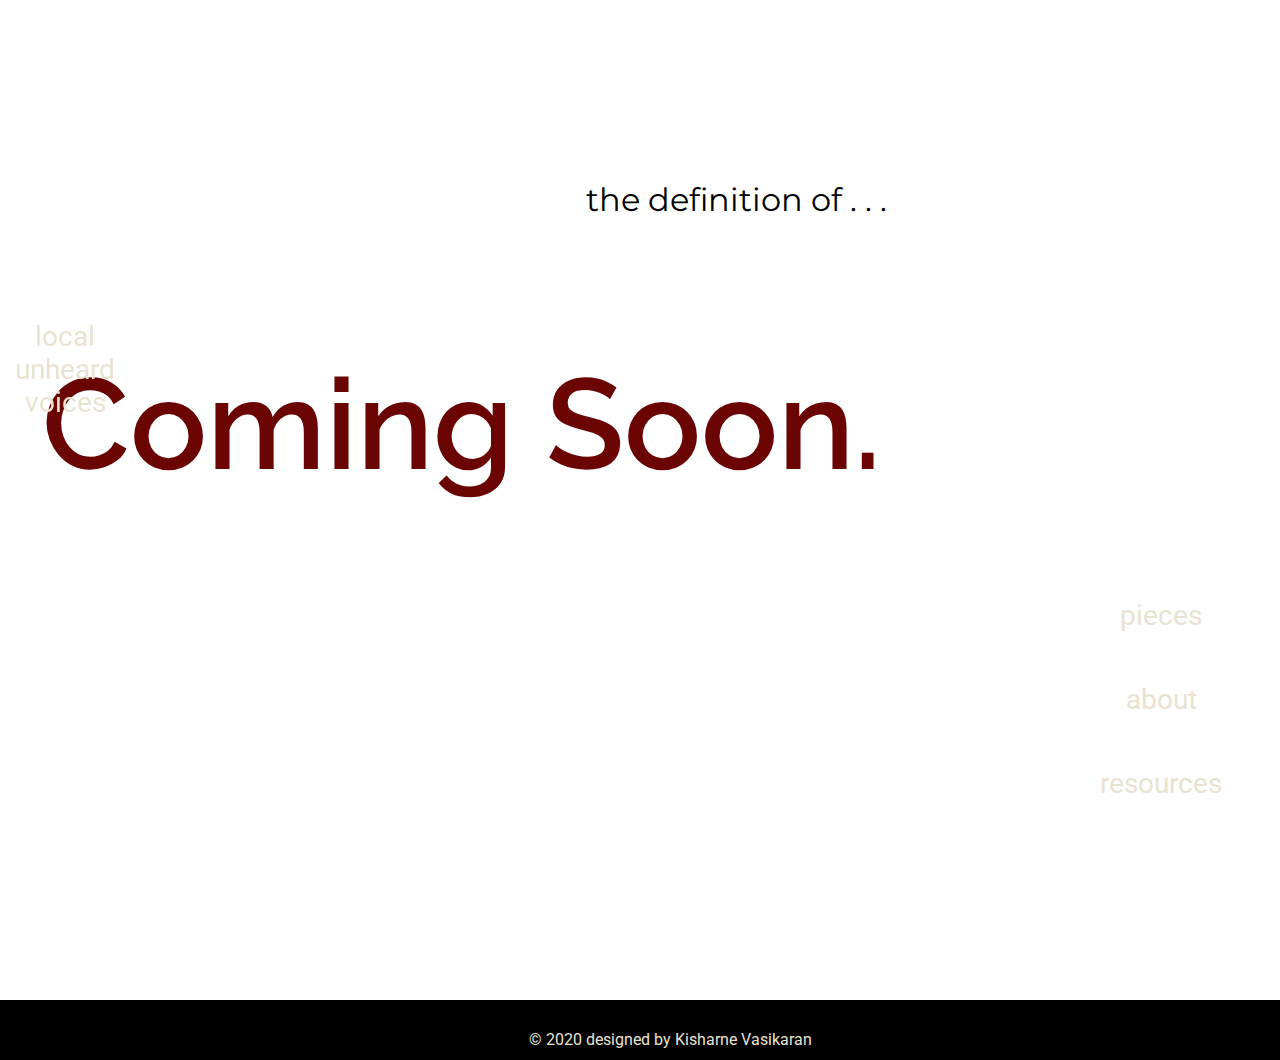
<file: index.html>
<!DOCTYPE html>
<html lang="en">
<head>
    <meta charset="utf-8">
    <title>the definition of</title>
    <script src="https://ajax.googleapis.com/ajax/libs/jquery/1.11.0/jquery.min.js"></script>
    <script src="parallax.js-1.5.0/parallax.js"></script>
    <link rel="stylesheet" href="css/style.css">
    <link href="https://fonts.googleapis.com/css2?family=Inconsolata:wght@500&family=Roboto:ital,wght@1,300&display=swap" rel="stylesheet">
    <link href="https://fonts.googleapis.com/css2?family=Roboto:ital,wght@1,300&display=swap" rel="stylesheet">  
    <link href="https://fonts.googleapis.com/css2?family=Montserrat&display=swap" rel="stylesheet">
    <link href="https://fonts.googleapis.com/css2?family=Montserrat&family=Raleway:wght@700&display=swap" rel="stylesheet">
  <script>
    $(document).ready(function() {
      var imgSrc = ["images/landing-background.jpg", "images/landing-background2.jpg", "images/landing-background3.jpg", "images/landing-background4.jpg", "images/landing-background5.jpg"];

      var counter = 1;
      var duration = 2500;
      var tTime = 400;
      var v = setInterval(function() {
          $('.img-background').animate({
              'opacity': 1
            }, {
              duration: tTime,
              complete: function() {

                $(this).find('img').attr('src', imgSrc[counter]).end().animate({
                  'opacity': 1
                }, tTime);

              }
            });


            if (counter > imgSrc.length - 1) {
              counter = 0
            } else {
              counter++
            };
        }, duration);


    });
  </script>  
</head>
<body>
    <div class="img-background" >
      <div>                
        <img data-parallax="scroll" data-z-index="1" data-image-src="images/landing-background.jpg">
      </div>
      <div>                
        <img data-parallax="scroll" data-z-index="1" data-image-src="images/landing-background2.jpg">
      </div>
      <div>                
        <img data-parallax="scroll" data-z-index="1" data-image-src="images/landing-background3.jpg">
      </div>
      <div>                
        <img data-parallax="scroll" data-z-index="1" data-image-src="images/landing-background3.jpg">
      </div>      
      <div>                
        <img data-parallax="scroll" data-z-index="1" data-image-src="images/landing-background4.jpg">
      </div>
    </div>

    <div class = "text-wrapper">
        <div class="icon">
            the definition of . . .
        </div>
        <div class="title"> Coming Soon.</div>
        <div class="subtitle">              local unheard voices</div>
        <div class="nav"> 
            <a class="pc" href="pieces.html" >pieces </a>
            <p><br></p>
            <a href="about.html">about </a>
            <p><br></p>
            <a href="resources.html">resources</a>
        </div>
    </div>

    <div class = "footer">
        &copy 2020 designed by Kisharne Vasikaran
    </div>
</body>
</html>
</file>
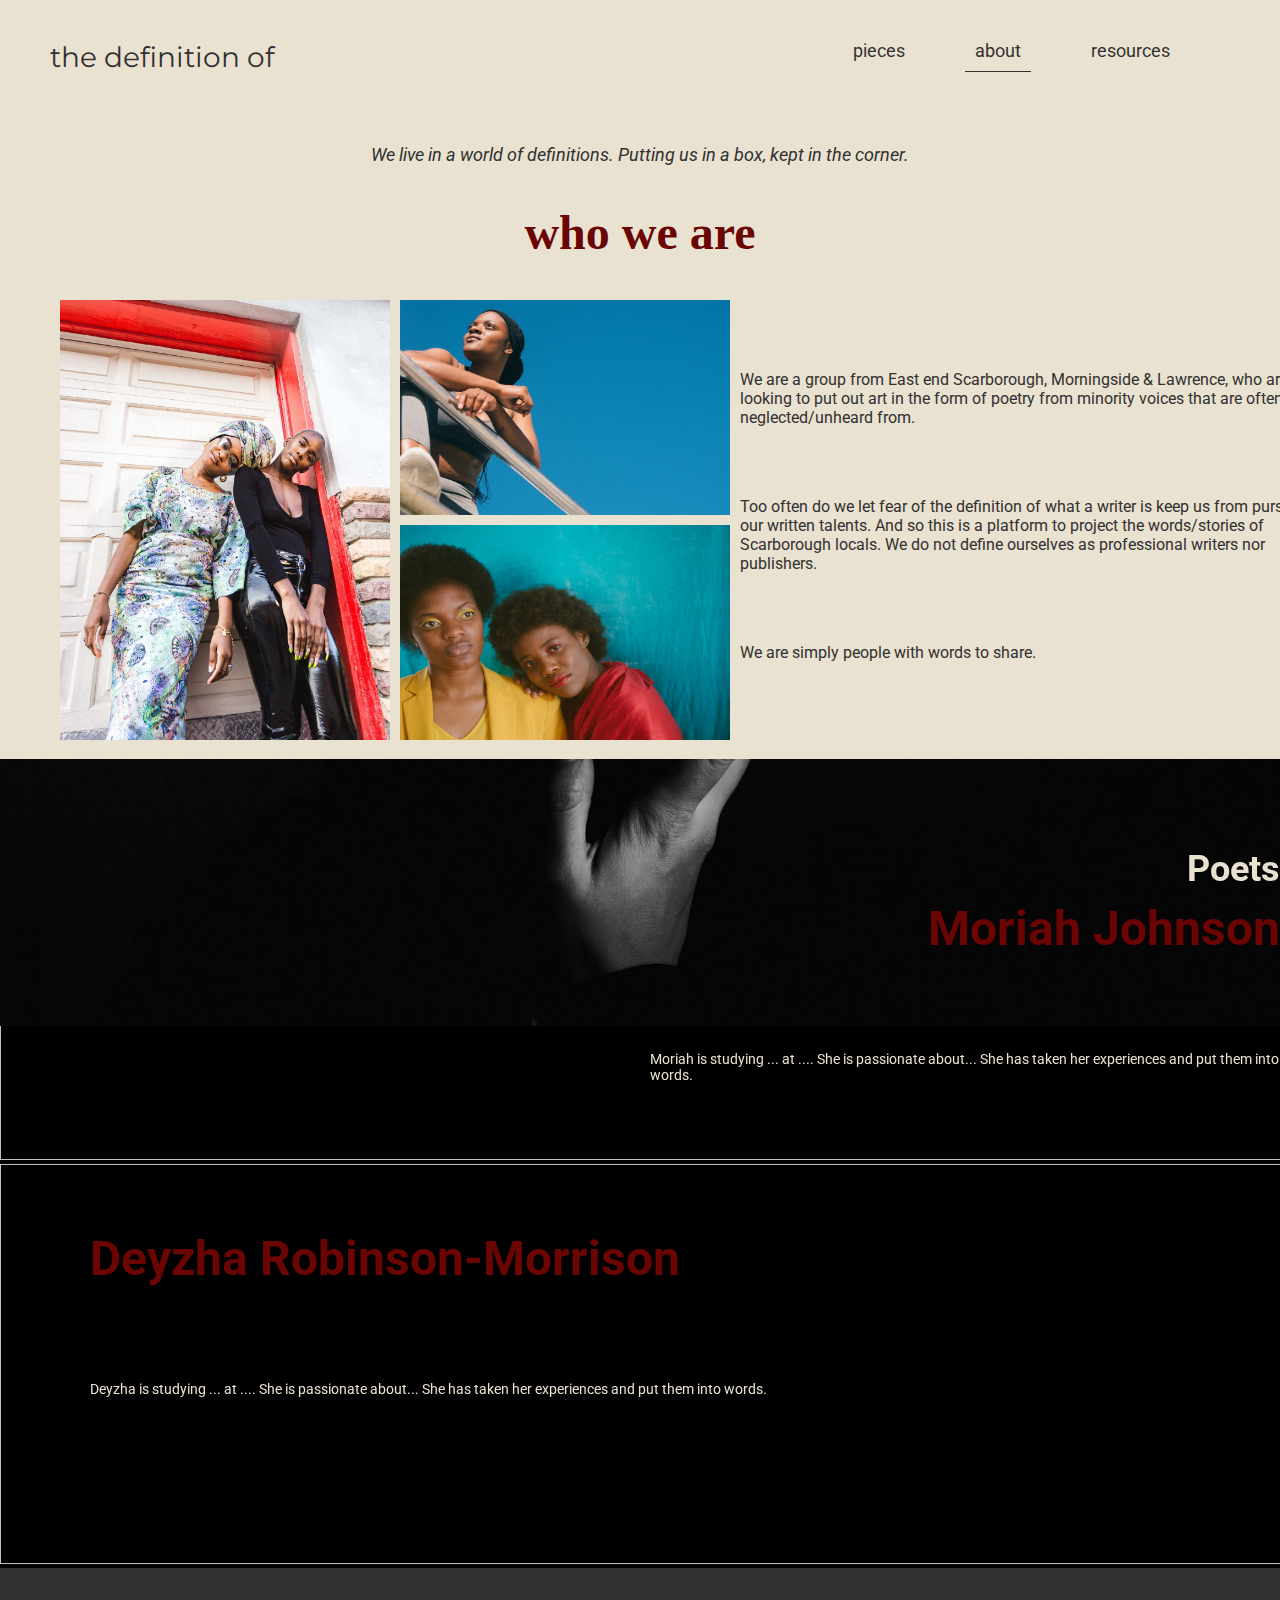
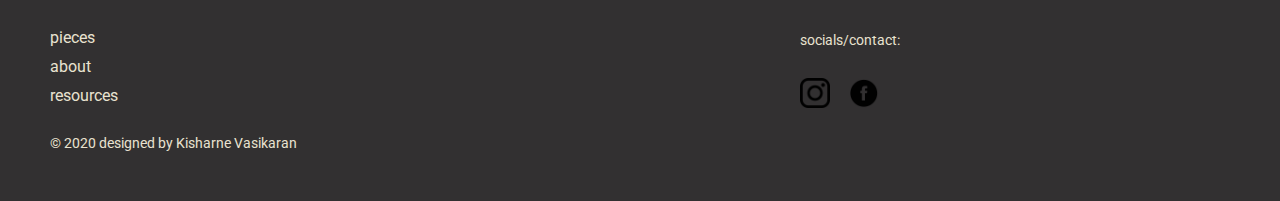
<file: about.html>
<!DOCTYPE html>
<html lang="en">

<head>
    <meta charset="utf-8">
    <title>the definition of</title>
    <link rel="stylesheet" href="css/style2.css">
    <link href="https://fonts.googleapis.com/css2?family=Roboto:wght@300&display=swap" rel="stylesheet">
    <link href="https://fonts.googleapis.com/css2?family=Montserrat&display=swap" rel="stylesheet">
    <link href="https://fonts.googleapis.com/css2?family=Montserrat&family=Raleway:wght@700&display=swap"
        rel="stylesheet">
    <script src="https://ajax.googleapis.com/ajax/libs/jquery/1.11.0/jquery.min.js"></script>
    <script src="parallax.js-1.5.0/parallax.js"></script>
</head>

<body>
    <div class="nav-wrapper">
        <div class="left-side">
            <a href="index.html">the definition of</a>
        </div>
        <div class="right-side">
            <div class="nav-link-wrapper">
                <a href="pieces.html">pieces</a>
            </div>
            <div class="nav-link-wrapper active-nav-link">
                <a href="about.html">about</a>
            </div>
            <div class="nav-link-wrapper">
                <a href="resources.html">resources</a>
            </div>
        </div>
    </div>
    <div class="about">
        <p>We live in a world of definitions. Putting us in a box, kept in the corner.</p>
        <h2>who we are</h2>
        <div class="content">
            <div class="left">
                <img class="ver" src="images/fillerAbout.jpg">
            </div>
            <div class="mid">
                <img class="hor" src="images/fillerAbout2.jpg">
                <img class="hor" src="images/fillerAbout3.jpg">
            </div>
            <div class="right">
                <p>We are a group from East end Scarborough, Morningside & Lawrence, who are looking to put out art in
                    the form of
                    poetry from minority voices that are often neglected/unheard from.</p>
                <p>Too often do we let fear of the definition of what a writer is keep us from pursuing our written
                    talents. And so this is a platform to project the words/stories of Scarborough locals. We do not
                    define ourselves as professional writers nor publishers.
                </p>
                <p>We are simply people with words to share.</p>
            </div>
        </div>
    </div>
    <div class="authors">
        <div class="poet">
            <div class="portrait-background">
                <div>
                    <img data-parallax="scroll" data-z-index="2" data-image-src="images/aboutPortrait1.jpeg">
                </div>
            </div>
            <div class="text1">
                <h4>Poets</h4>
                <h5>Moriah Johnson</h5>
                <p>Moriah is studying ... at .... She is passionate about... She has taken her experiences and put
                    them
                    into words. </p>
            </div>
        </div>
        <div class="poet">
            <div class="portrait-background">
                <div>
                    <img data-parallax="scroll" data-z-index="2" data-image-src="images/aboutPortrait2.jpeg">
                </div>
            </div>
            <div class="text2">
                <h5>Deyzha Robinson-Morrison</h5>
                <p>Deyzha is studying ... at .... She is passionate about... She has taken her experiences and put
                    them
                    into words. </p>
            </div>
        </div>
    </div>

    <div class="footer">
        <div class="left-side">
            <div class="nav-link-wrapper">
                <a href="pieces.html">pieces</a>
            </div>
            <div class="nav-link-wrapper">
                <a href="about.html">about</a>
            </div>
            <div class="nav-link-wrapper">
                <a href="resources.html">resources</a>
            </div>
            <div class="cr">&copy 2020 designed by Kisharne Vasikaran</div>
        </div>

        <div class="right-side">
            <p>socials/contact:</p>
            <img src="images/insta.png">
            <img src="images/fb.png">
        </div>

    </div>
</body>

</html>
</file>
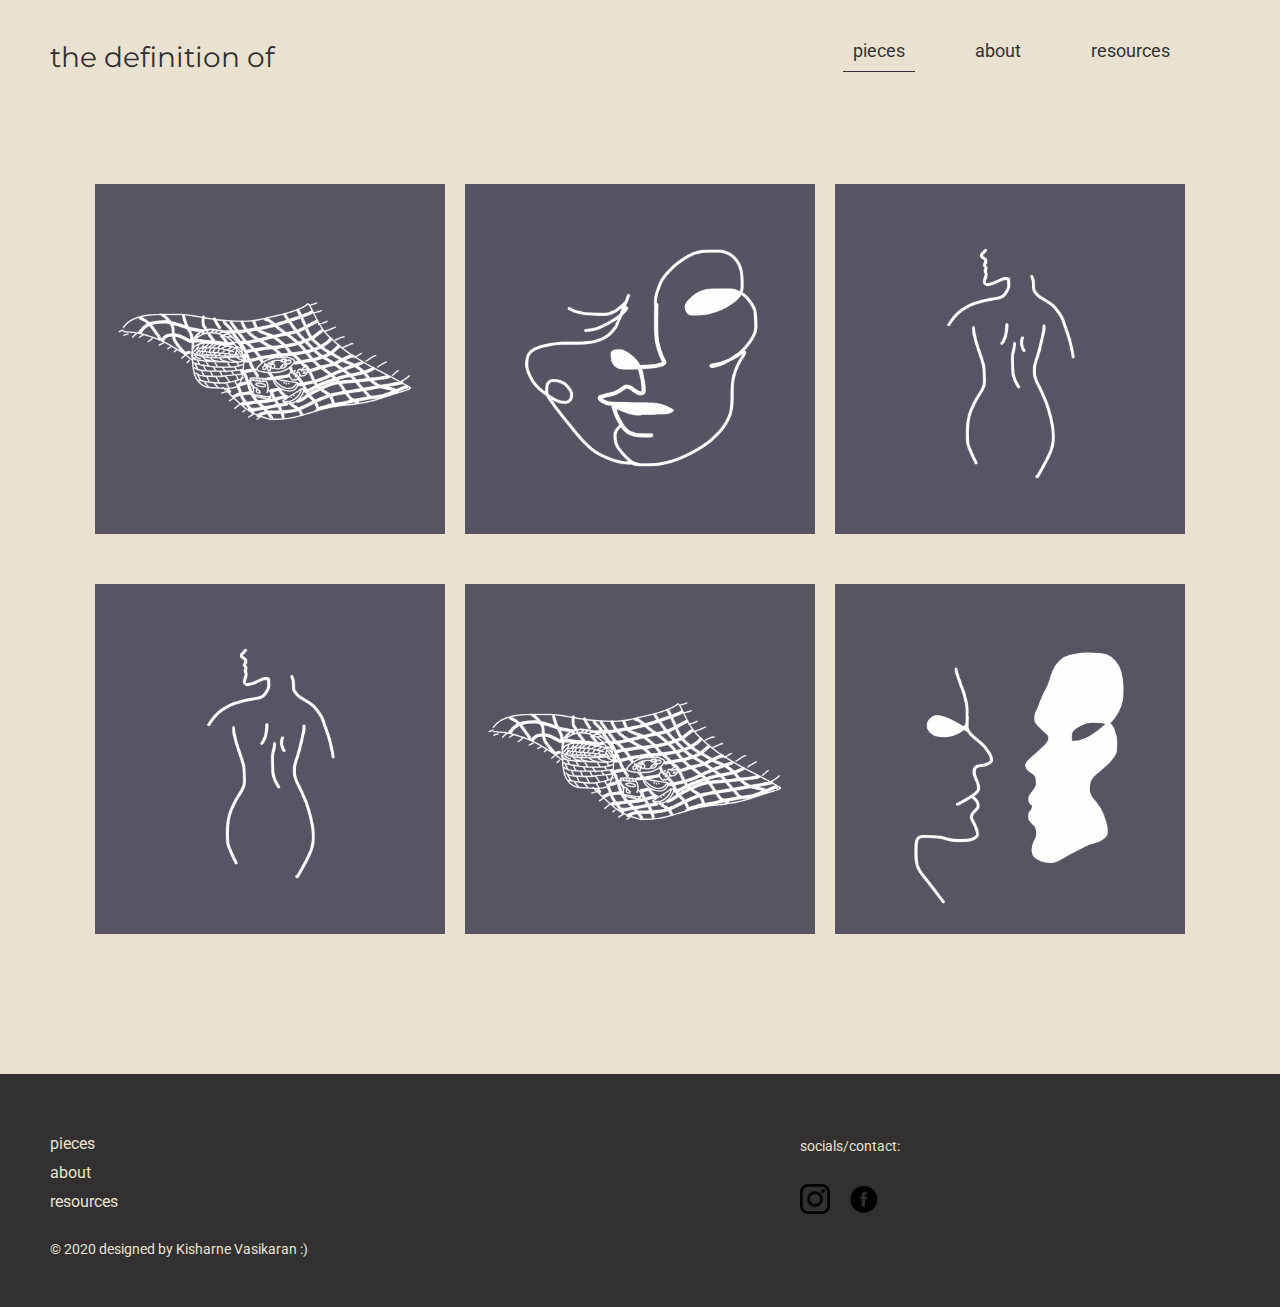
<file: pieces.html>
<!DOCTYPE html>
<html lang="en">
<head>
    <meta charset="utf-8">
    <title>the definition of</title>
    <link rel="stylesheet" href="css/pieceStyle.css">
    <link href="https://fonts.googleapis.com/css2?family=Roboto:wght@300&display=swap" rel="stylesheet">
    <link href="https://fonts.googleapis.com/css2?family=Montserrat&display=swap" rel="stylesheet">
    <link href="https://fonts.googleapis.com/css2?family=Montserrat&family=Raleway:wght@700&display=swap" rel="stylesheet">
    <script>
    function goIn(page) {
        var myWindow = window.open("", "_self");
         myWindow.location.replace(page);
    }
    </script>
</head>
<body>
    <div class="nav-wrapper">
        <div class="left-side">
            <a href="index.html">the definition of </a>
        </div>
        <div class="right-side">
            <div class="nav-link-wrapper active-nav-link">
                <a href = "pieces.html">pieces</a>
            </div>  
            <div class="nav-link-wrapper">
                <a href = "about.html">about</a>
            </div>
            <div class="nav-link-wrapper">
                <a href = "resources.html">resources</a>
            </div>  
        </div>
    </div>
    <div class="portfolio">
        <div class="covers">
            <img src="images/pcAlbumSample.png" onclick="goIn('pieces/pc1.html')">
        </div>  
        <div class="covers">
            <img src="images/pc2.png" onclick="goIn('pieces/pc2.html')">
        </div> 
        <div class="covers">
            <img src="images/pcSample3.png" onclick="goIn('pieces/pc3.html')">
        </div>  
        <div class="covers">
            <img src="images/pcSample3.png" onclick="goIn('pieces/pc3.html')">
        </div> 
        <div class="covers">
            <img src="images/pcAlbumSample.png" onclick="goIn('pieces/pc1.html')">
        </div>  
        <div class="covers">
            <img src="images/pcSample2.png" onclick="goIn('pieces/pc2.html')">
        </div> 
    </div>
    <div class = "footer">
        <div class="left-side">
            <div class="nav-link-wrapper">
                <a href = "pieces.html">pieces</a>
            </div>  
            <div class="nav-link-wrapper">
                <a href = "about.html">about</a>
            </div>
            <div class="nav-link-wrapper">
                <a href = "resources.html">resources</a>
            </div>  
            <div class="cr">&copy 2020 designed by Kisharne Vasikaran :)</div>
        </div>
        <div class= "right-side">
            <p>socials/contact:</p>
            <img src="images/insta.png"> 
            <img src="images/fb.png"> 
        </div>
        
    </div>
    <script>
        const landingImg = document.querySelectorAll('.covers')
    
        landingImg.forEach(landingImg => {
          landingImg.addEventListener('mouseover', () => {
            landingImg.childNodes[1].classList.add('img-darken');
          })
    
          landingImg.addEventListener('mouseout', () => {
            landingImg.childNodes[1].classList.remove('img-darken');
          })
        })
      </script>
</body>
</html>
</file>
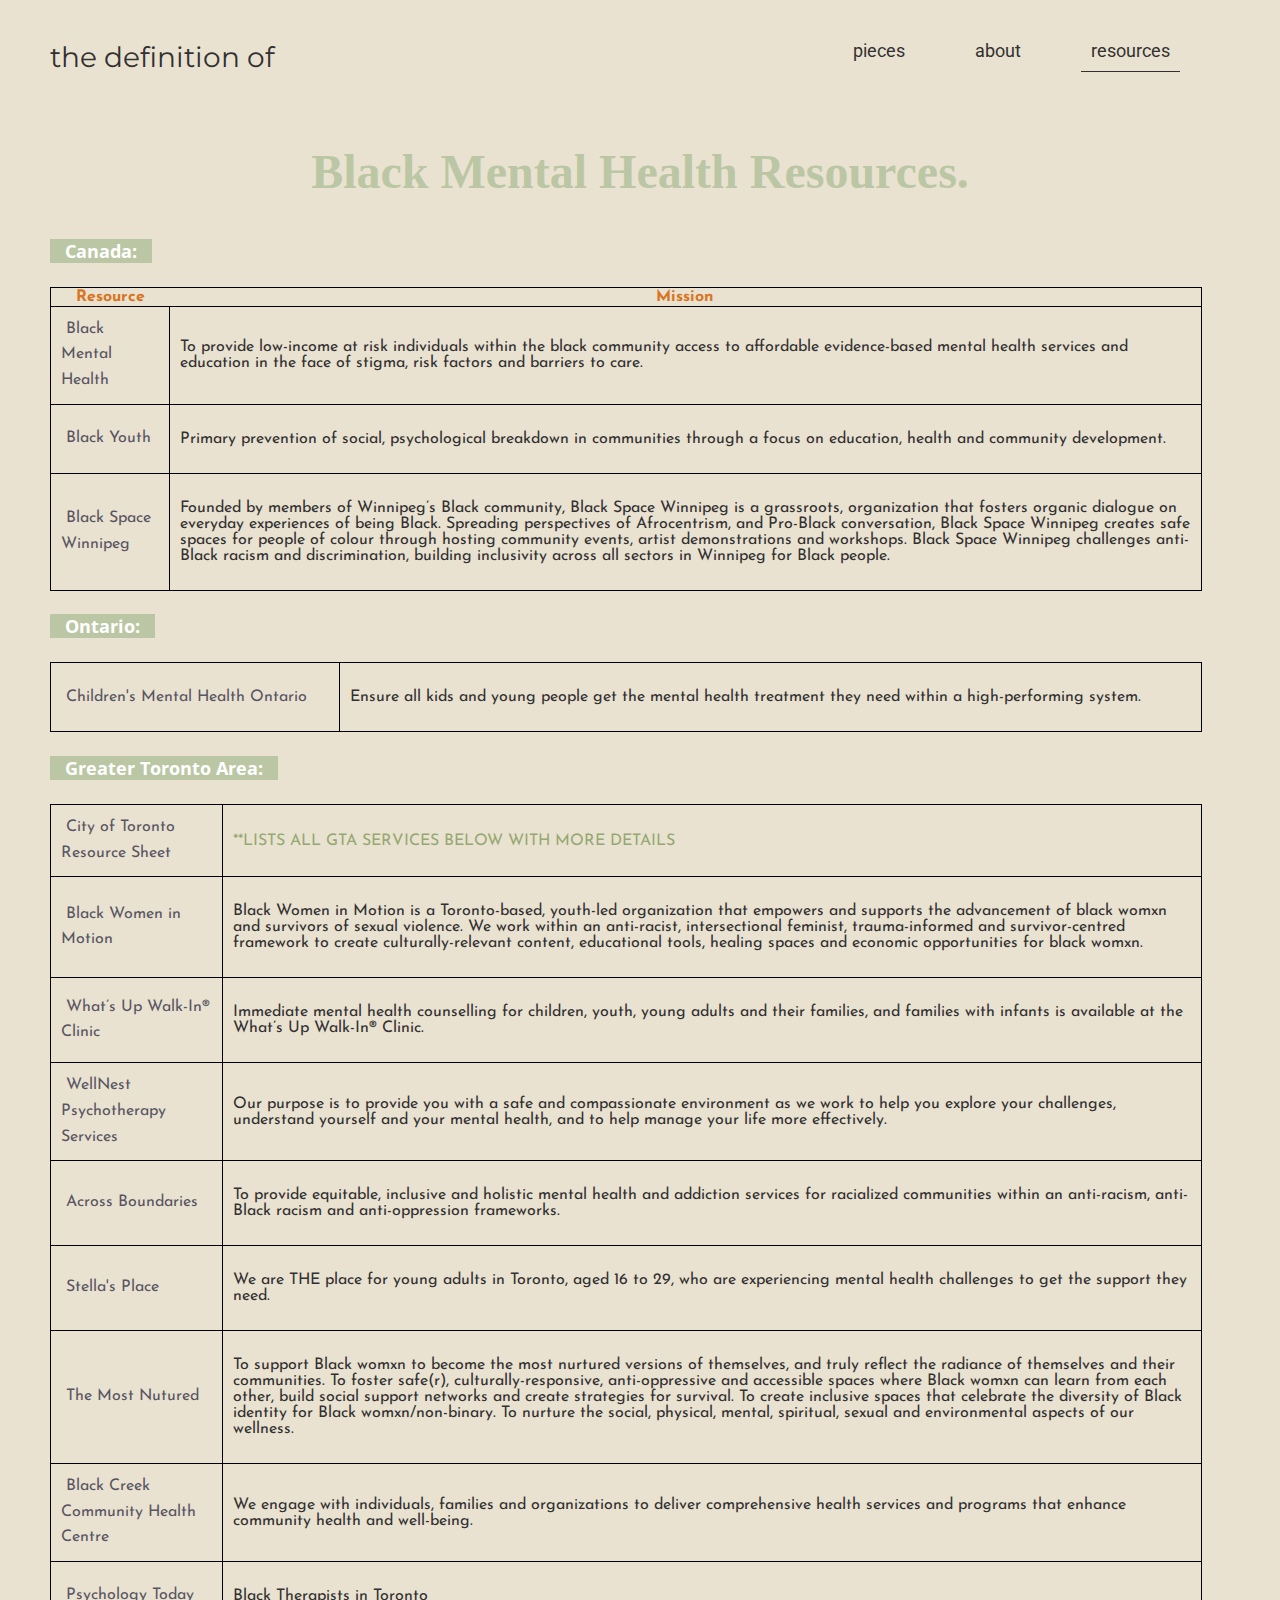
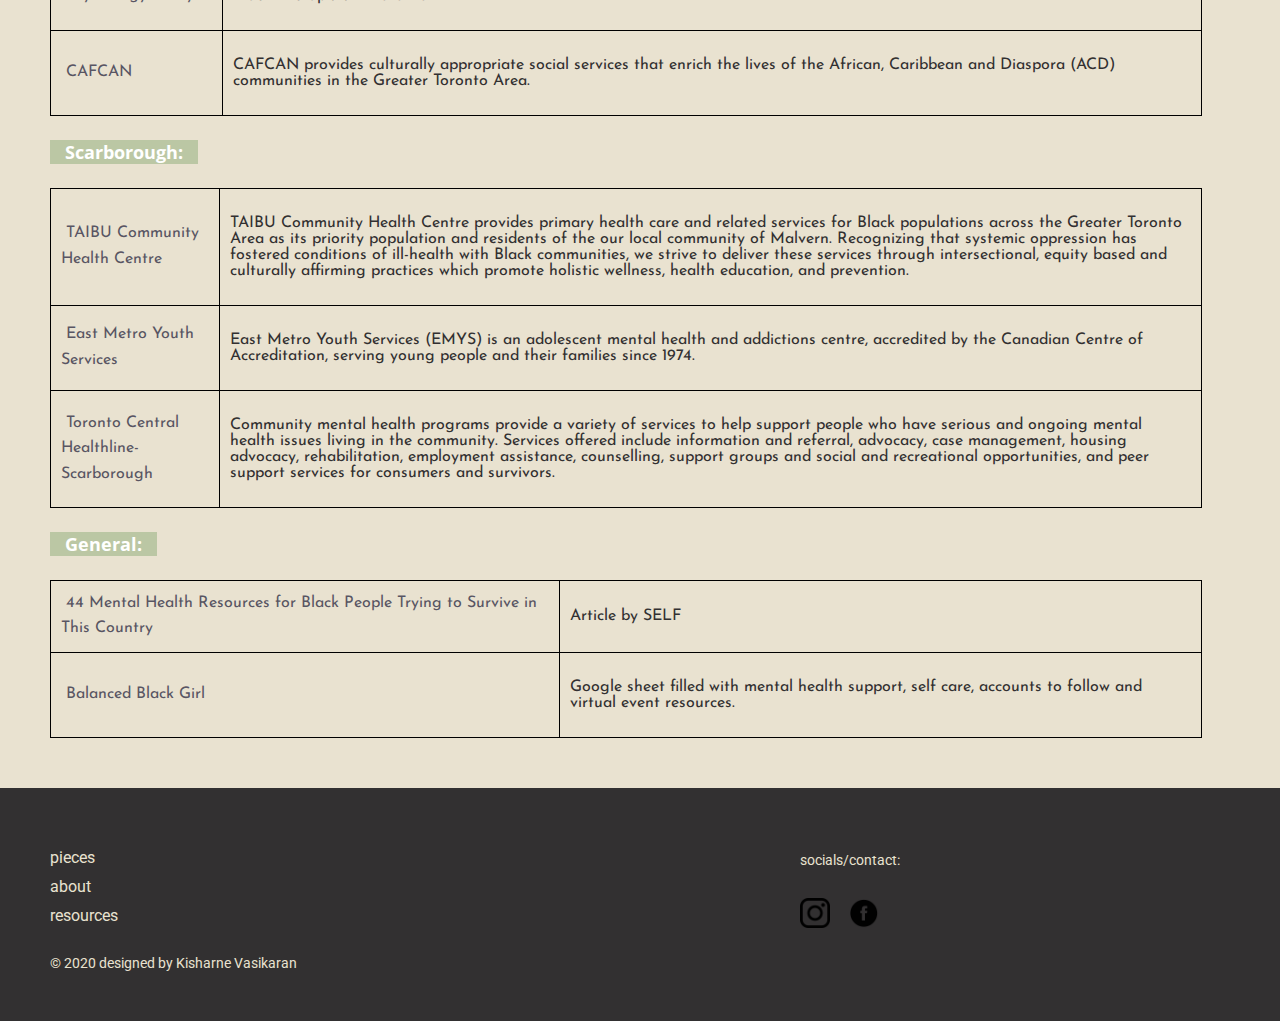
<file: resources.html>
<!DOCTYPE html>
<html lang="en">

<head>
    <meta charset="utf-8">
    <title>the definition of</title>
    <link rel="stylesheet" href="css/resourceStyle.css">
    <link href="https://fonts.googleapis.com/css2?family=Roboto:wght@300&display=swap" rel="stylesheet">
    <link href="https://fonts.googleapis.com/css2?family=Montserrat&display=swap" rel="stylesheet">
    <link href="https://fonts.googleapis.com/css2?family=Montserrat&family=Raleway:wght@700&display=swap"
        rel="stylesheet">
    <link href="https://fonts.googleapis.com/css2?family=Open+Sans:wght@300&display=swap" rel="stylesheet">
    <link href="https://fonts.googleapis.com/css2?family=Josefin+Sans:wght@200&display=swap" rel="stylesheet">
</head>

<body>
    <div class="nav-wrapper">
        <div class="left-side">
            <a href="index.html">the definition of</a>
        </div>
        <div class="right-side">
            <div class="nav-link-wrapper">
                <a href="pieces.html">pieces</a>
            </div>
            <div class="nav-link-wrapper">
                <a href="about.html">about</a>
            </div>
            <div class="nav-link-wrapper active-nav-link">
                <a href="resources.html">resources</a>
            </div>
        </div>
    </div>

    <div class="resources">
        <h2>Black Mental Health Resources.</h2>
        <h4>Canada:</h4>
        <table>
            <tr>
                <th>Resource</th>
                <th>Mission</th>
            </tr>
            <tr>
                <td><a target="_blank" href="https://blackmentalhealth.ca">Black Mental Health</a></td>
                <td>
                    <p>To provide low-income at risk individuals within the black community access to affordable
                        evidence-based mental
                        health services and education in the face of stigma, risk factors and barriers to care.</p>
                </td>
            </tr>
            <tr>
                <td><a target="_blank" href="https://blackyouth.ca">Black Youth</a></td>
                <td>
                    <p>Primary prevention of social, psychological breakdown in communities through a focus on
                        education, health and
                        community development.</p>
                </td>
            </tr>
            <tr>
                <td><a target="_blank" href="https://www.blackspacewpg.ca/project-heal">Black Space Winnipeg</a></td>
                <td>
                    <p>Founded by members of Winnipeg’s Black community, Black Space Winnipeg is a grassroots,
                        organization
                        that fosters
                        organic dialogue on everyday experiences of being Black. Spreading perspectives of Afrocentrism,
                        and
                        Pro-Black
                        conversation, Black Space Winnipeg creates safe spaces for people of colour through hosting
                        community events, artist
                        demonstrations and workshops. Black Space Winnipeg challenges anti-Black racism and
                        discrimination,
                        building
                        inclusivity across all sectors in Winnipeg for Black people.</p>
                </td>
            </tr>
        </table>
        <h4>Ontario:</h4>
        <table>
            <tr>
                <td><a target="_blank" href="https://cmho.org">Children's Mental Health Ontario</a></td>
                <td>
                    <p>Ensure all kids and young people get the mental health treatment they need within a
                        high-performing system.</p>
                </td>
            </tr>
        </table>

        <h4>Greater Toronto Area:</h4>
        <table>
            <tr>
                <td ><a target="_blank"
                        href="https://www.toronto.ca/wp-content/uploads/2020/01/96a4-t4a-abr-bmh-resources.pdf">City of
                        Toronto Resource Sheet</a>
                </td>
                <td style="color: #95a871;">**LISTS ALL GTA SERVICES BELOW WITH MORE DETAILS</td>
            </tr>
            <tr>
                <td><a target="_blank" href="https://blackwomeninmotion.org">Black Women in Motion</a>
                </td>
                <td>
                    <p>Black Women in Motion is a Toronto-based, youth-led organization that empowers and supports the
                        advancement of black womxn and survivors of sexual violence. We work within an anti-racist,
                        intersectional feminist, trauma-informed and survivor-centred framework to create
                        culturally-relevant content, educational tools, healing spaces and economic opportunities for
                        black womxn. </p>
                </td>
            </tr>
            <tr>
                <td><a target="_blank" href="https://www.whatsupwalkin.ca">What’s Up Walk-In® Clinic</a>
                </td>
                <td>
                    <p>Immediate mental health counselling for children, youth, young adults and their families, and
                        families with infants is available at the What’s Up Walk-In® Clinic. </p>
                </td>
            </tr>
            <tr>
                <td><a target="_blank" href="http://www.well-nest.ca">WellNest Psychotherapy Services</a>
                </td>
                <td>
                    <p>Our purpose is to provide you with a safe and compassionate environment as we work to help you
                        explore your challenges, understand yourself and your mental health, and to help manage your
                        life more effectively. </p>
                </td>
            </tr>
            <tr>
                <td><a target="_blank" href="https://www.acrossboundaries.ca">Across Boundaries</a>
                </td>
                <td>
                    <p>To provide equitable, inclusive and holistic mental health and addiction services for racialized
                        communities within an anti-racism, anti-Black racism and anti-oppression frameworks.</p>
                </td>
            </tr>
            <tr>
                <td><a target="_blank" href="https://stellasplace.ca">Stella's Place</a>
                </td>
                <td>
                    <p>We are THE place for young adults in Toronto, aged 16 to 29, who are experiencing mental health
                        challenges to get the support they need.</p>
                </td>
            </tr>
            <tr>
                <td><a target="_blank" href="https://www.themostnurtured.com">The Most Nutured</a>
                </td>
                <td>
                    <p>To support Black womxn to become the most nurtured versions of themselves, and truly reflect the
                        radiance of themselves and their communities.

                        To foster safe(r), culturally-responsive, anti-oppressive and accessible spaces where Black
                        womxn can learn from each other, build social support networks and create strategies for
                        survival.

                        To create inclusive spaces that celebrate the diversity of Black identity for Black
                        womxn/non-binary.

                        To nurture the social, physical, mental, spiritual, sexual and environmental aspects of our
                        wellness. </p>
                </td>
            </tr>
            <tr>
                <td><a target="_blank" href="https://www.bcchc.com">Black Creek Community Health Centre</a>
                </td>
                <td>
                    <p>We engage with individuals, families and organizations to deliver comprehensive health services
                        and programs that enhance community health and well-being.</p>
                </td>
            </tr>
            <tr>
                <td><a target="_blank"
                        href="https://www.psychologytoday.com/ca/therapists/black-canadian/on/toronto">Psychology
                        Today</a>
                </td>
                <td>
                    <p>Black Therapists in Toronto</p>
                </td>
            </tr>
            <tr>
                <td><a target="_blank" href="https://cafcan.org">CAFCAN</a></td>
                <td>
                    <p>CAFCAN provides culturally appropriate social services that enrich the lives of the African,
                        Caribbean and Diaspora
                        (ACD) communities in the Greater Toronto Area. ​</p>
                </td>
            </tr>
        </table>

        <h4>Scarborough:</h4>
        <table>
            <tr>
                <td><a target="_blank" href="http://taibuchc.ca/en/home/">TAIBU Community Health Centre</a></td>
                <td>
                    <p>TAIBU Community Health Centre provides primary health care and related services for Black
                        populations across the
                        Greater Toronto Area as its priority population and residents of the our local community of
                        Malvern. Recognizing
                        that systemic oppression has fostered conditions of ill-health with Black communities, we strive
                        to deliver these
                        services through intersectional, equity based and culturally affirming practices which promote
                        holistic wellness,
                        health education, and prevention.</p>
                </td>
            </tr>
            <tr>
                <td><a target="_blank" href="http://emys.on.ca">East Metro Youth Services</a></td>
                <td>
                    <p>East Metro Youth Services (EMYS) is an adolescent mental health and addictions centre, accredited
                        by the Canadian Centre of Accreditation, serving young people and their families since 1974.</p>
                </td>
            </tr>
            <tr>
                <td><a target="_blank"
                        href="https://www.torontocentralhealthline.ca/listServices.aspx?id=10237&region=Scarborough">Toronto
                        Central Healthline-Scarborough</a></td>
                <td>
                    <p>Community mental health programs provide a variety of services to help support people who have
                        serious and ongoing mental health issues living in the community. Services offered include
                        information and referral, advocacy, case management, housing advocacy, rehabilitation,
                        employment assistance, counselling, support groups and social and recreational opportunities,
                        and peer support services for consumers and survivors.</p>
                </td>
            </tr>
        </table>
        <h4>General:</h4>
        <table>
            <tr>
                <td><a target="_blank" href="https://www.self.com/story/black-mental-health-resources">44 Mental Health Resources for Black People Trying to Survive in This Country</a></td>
                <td>
                    <p>Article by SELF</p>
                </td>
            </tr>
            <tr>
                <td><a target="_blank" href="https://docs.google.com/spreadsheets/d/1li8FRUNFoVuJ2-UtSw3gyxLTM4ObcXD-W1R-X0EQCUU/edit?usp=sharing">Balanced Black Girl</a></td>
                <td>
                    <p>Google sheet filled with mental health support, self care, accounts to follow and virtual event resources.</p>
                </td>
            </tr>

        </table>
    </div>

    <div class="footer">
        <div class="left-side">
            <div class="nav-link-wrapper">
                <a href="pieces.html">pieces</a>
            </div>
            <div class="nav-link-wrapper">
                <a href="about.html">about</a>
            </div>
            <div class="nav-link-wrapper">
                <a href="resources.html">resources</a>
            </div>
            <div class="cr">&copy 2020 designed by Kisharne Vasikaran</div>
        </div>
        <div class="right-side">
            <p>socials/contact:</p>
            <img src="images/insta.png">
            <img src="images/fb.png">
        </div>

    </div>
</body>

</html>
</file>
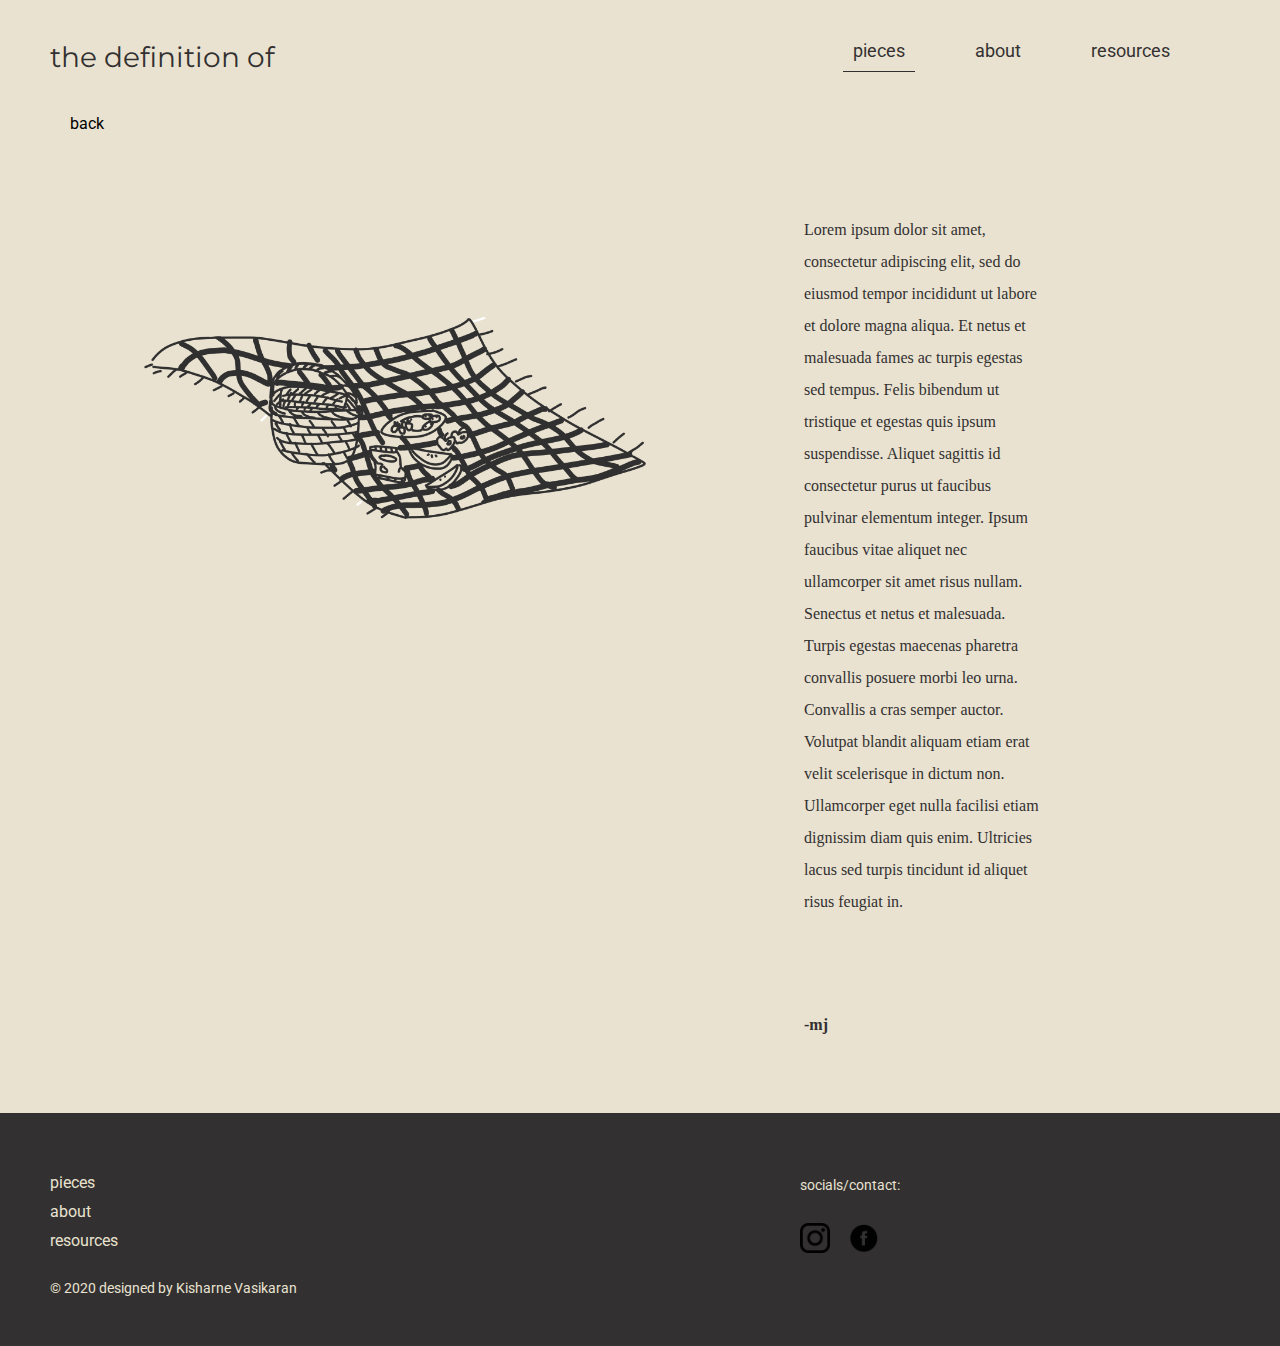
<file: pieces/pc1.html>
<!DOCTYPE html>
<html lang="en">

<head>
    <meta charset="utf-8">
    <title>the definition of</title>
    <link rel="stylesheet" href="artStyle.css">
    <link href="https://fonts.googleapis.com/css2?family=Roboto:wght@300&display=swap" rel="stylesheet">
    <link href="https://fonts.googleapis.com/css2?family=Montserrat&display=swap" rel="stylesheet">
    <link href="https://fonts.googleapis.com/css2?family=Montserrat&family=Raleway:wght@700&display=swap"
        rel="stylesheet">
</head>

<body>
    <div class="nav-wrapper">
        <div class="left-side">
            <a href="../index.html">the definition of</a>
        </div>
        <div class="right-side">
            <div class="nav-link-wrapper active-nav-link">
                <a href="../pieces.html">pieces</a>
            </div>
            <div class="nav-link-wrapper">
                <a href="../about.html">about</a>
            </div>
            <div class="nav-link-wrapper">
                <a href="../resources.html">resources</a>
            </div>
        </div>
    </div>
    <div class="content">
        <a href="../pieces.html">back</a>
        <div class="art">
            <img src="../images/pc1dark.png">
        </div>
        <div class="words">
            <p>Lorem ipsum dolor sit amet, consectetur adipiscing elit, sed do eiusmod tempor incididunt ut labore et
                dolore
                magna aliqua. Et netus et malesuada fames ac turpis egestas sed tempus. Felis bibendum ut tristique et
                egestas quis ipsum suspendisse. Aliquet sagittis id consectetur purus ut faucibus pulvinar elementum
                integer. Ipsum faucibus vitae aliquet nec ullamcorper sit amet risus nullam. Senectus et netus et
                malesuada.
                Turpis egestas maecenas pharetra convallis posuere morbi leo urna. Convallis a cras semper auctor.
                Volutpat
                blandit aliquam etiam erat velit scelerisque in dictum non. Ullamcorper eget nulla facilisi etiam
                dignissim
                diam quis enim. Ultricies lacus sed turpis tincidunt id aliquet risus feugiat in.</p>
            <h4>-mj</h4>
        </div>
    </div>

    <div class="footer">
        <div class="left-side">
            <div class="nav-link-wrapper">
                <a href="../pieces.html">pieces</a>
            </div>
            <div class="nav-link-wrapper">
                <a href="../about.html">about</a>
            </div>
            <div class="nav-link-wrapper">
                <a href="../resources.html">resources</a>
            </div>
            <div class="cr">&copy 2020 designed by Kisharne Vasikaran</div>
        </div>

        <div class="right-side">
            <p>socials/contact:</p>
            <img src="../images/insta.png">
            <img src="../images/fb.png">
        </div>

    </div>
</body>

</html>
</file>
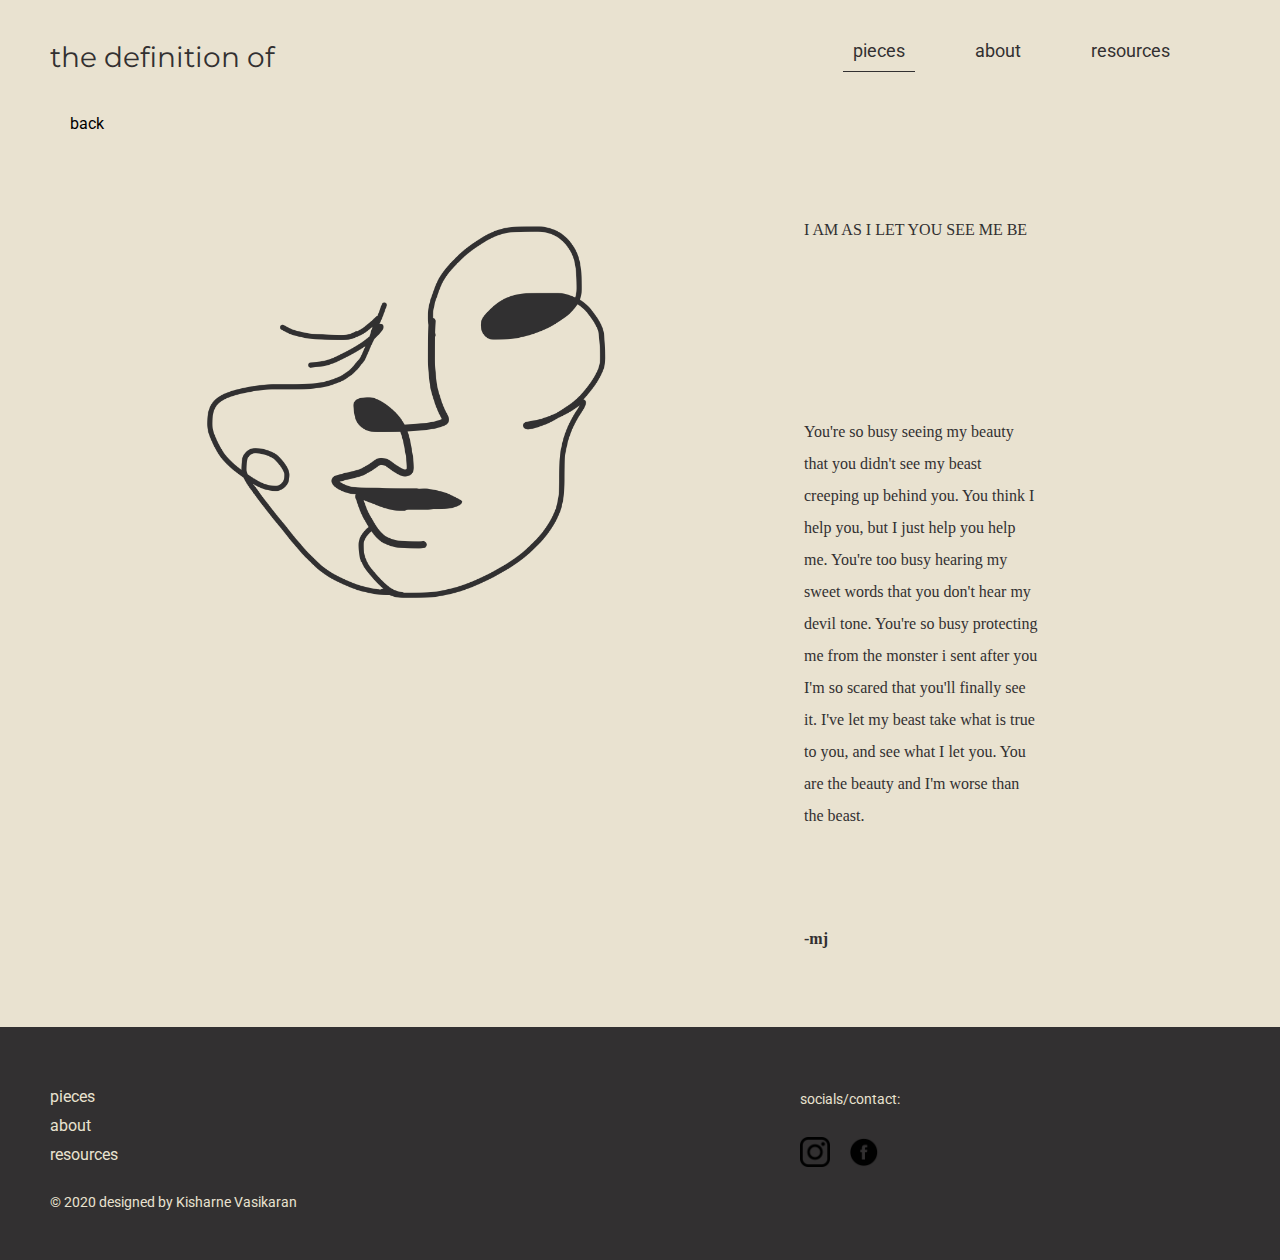
<file: pieces/pc2.html>
<!DOCTYPE html>
<html lang="en">

<head>
    <meta charset="utf-8">
    <title>the definition of</title>
    <link rel="stylesheet" href="artStyle.css">
    <link href="https://fonts.googleapis.com/css2?family=Roboto:wght@300&display=swap" rel="stylesheet">
    <link href="https://fonts.googleapis.com/css2?family=Montserrat&display=swap" rel="stylesheet">
    <link href="https://fonts.googleapis.com/css2?family=Montserrat&family=Raleway:wght@700&display=swap"
        rel="stylesheet">
</head>

<body>
    <div class="nav-wrapper">
        <div class="left-side">
            <a href="../index.html">the definition of</a>
        </div>
        <div class="right-side">
            <div class="nav-link-wrapper active-nav-link">
                <a href="../pieces.html">pieces</a>
            </div>
            <div class="nav-link-wrapper">
                <a href="../about.html">about</a>
            </div>
            <div class="nav-link-wrapper">
                <a href="../resources.html">resources</a>
            </div>
        </div>
    </div>
    <div class="content">
        <a href="../pieces.html">back</a>
        <div class="art">
            <img src="../images/pc2dark.png">
        </div>
        <div class="words">
            <p>I AM AS I LET YOU SEE ME BE </p>
            <p>You're so busy seeing my beauty that you didn't see my beast creeping up behind you. 
                You think I help you, 
                but I just help you help me. 
                You're too busy hearing my sweet words that you don't hear my devil tone. 
                You're so busy protecting me from the monster i sent after you 
                I'm so scared that you'll finally see it. 
                I've let my beast take what is true to you,
                 and see what I let you. 
                You are the beauty and I'm worse than the beast.</p>
                <h4>-mj</h4>
        </div>
    </div>

    <div class="footer">
        <div class="left-side">
            <div class="nav-link-wrapper">
                <a href="../pieces.html">pieces</a>
            </div>
            <div class="nav-link-wrapper">
                <a href="../about.html">about</a>
            </div>
            <div class="nav-link-wrapper">
                <a href="../resources.html">resources</a>
            </div>
            <div class="cr">&copy 2020 designed by Kisharne Vasikaran</div>
        </div>

        <div class="right-side">
            <p>socials/contact:</p>
            <img src="../images/insta.png">
            <img src="../images/fb.png">
        </div>

    </div>
</body>

</html>
</file>
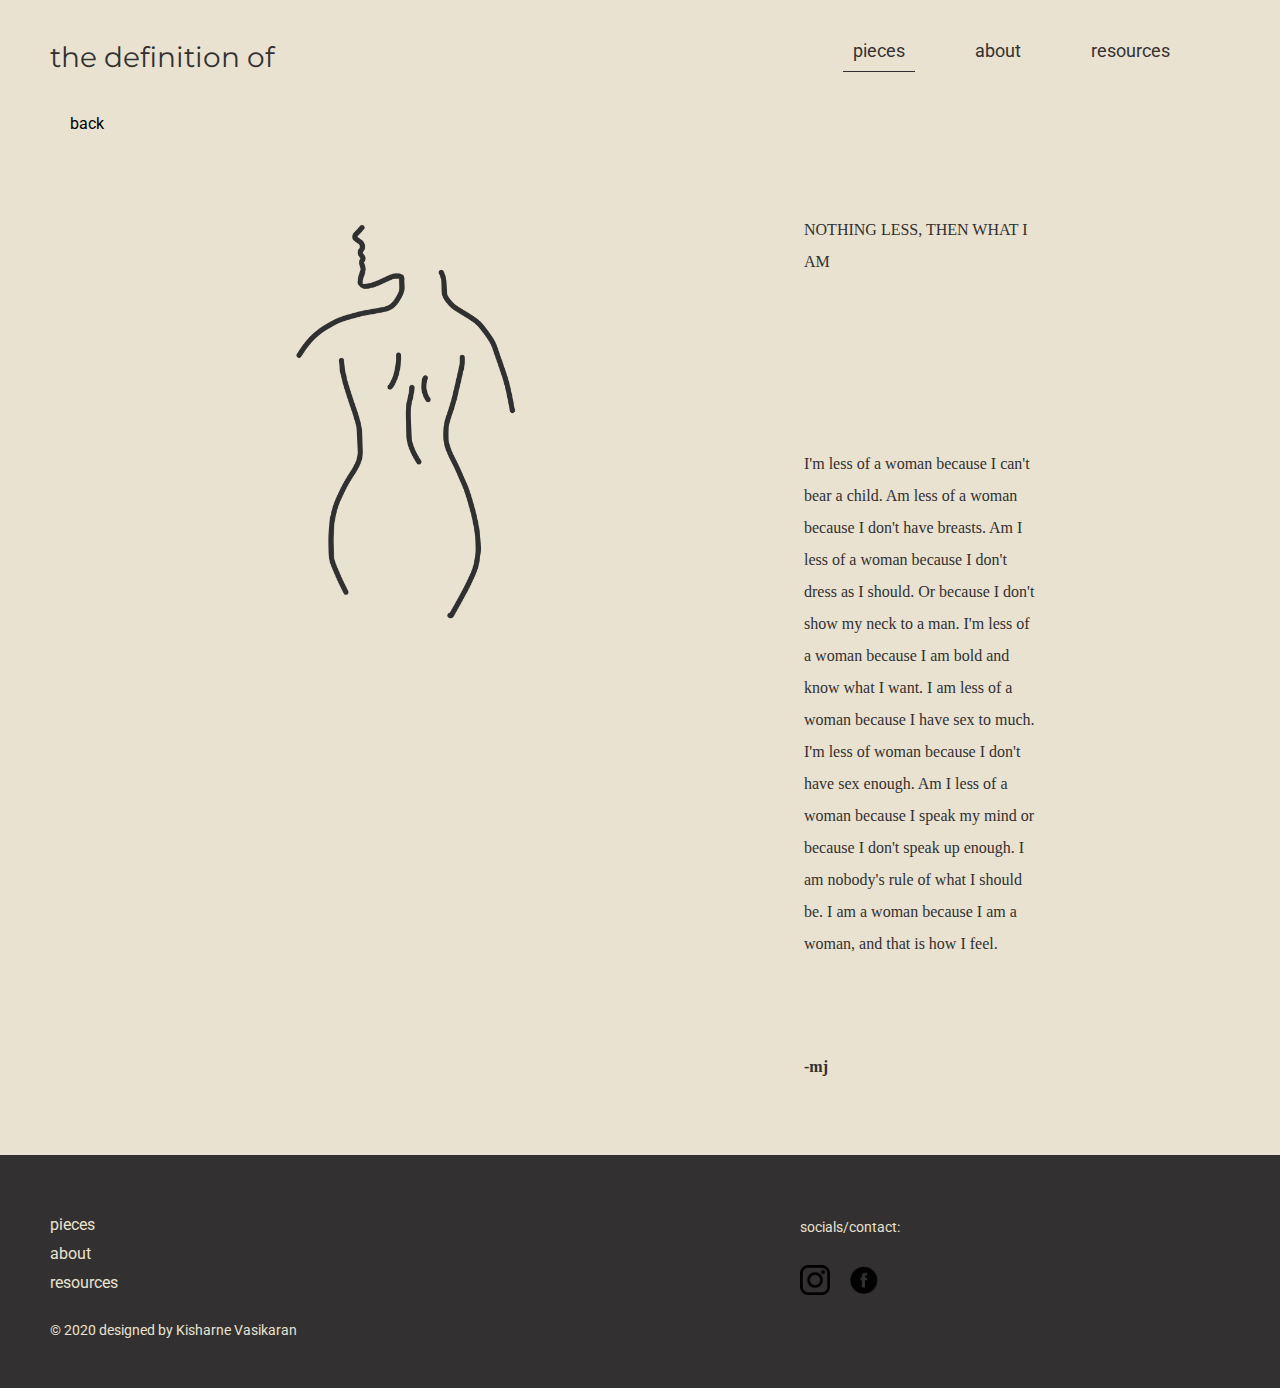
<file: pieces/pc3.html>
<!DOCTYPE html>
<html lang="en">

<head>
    <meta charset="utf-8">
    <title>the definition of</title>
    <link rel="stylesheet" href="artStyle.css">
    <link href="https://fonts.googleapis.com/css2?family=Roboto:wght@300&display=swap" rel="stylesheet">
    <link href="https://fonts.googleapis.com/css2?family=Montserrat&display=swap" rel="stylesheet">
    <link href="https://fonts.googleapis.com/css2?family=Montserrat&family=Raleway:wght@700&display=swap"
        rel="stylesheet">
</head>

<body>
    <div class="nav-wrapper">
        <div class="left-side">
            <a href="../index.html">the definition of</a>
        </div>
        <div class="right-side">
            <div class="nav-link-wrapper active-nav-link">
                <a href="../pieces.html">pieces</a>
            </div>
            <div class="nav-link-wrapper">
                <a href="../about.html">about</a>
            </div>
            <div class="nav-link-wrapper">
                <a href="../resources.html">resources</a>
            </div>
        </div>
    </div>
    <div class="content">
        <a href="../pieces.html">back</a>
        <div class="art">
            <img src="../images/pc3dark.png">
        </div>
        <div class="words">
            <p>NOTHING LESS, THEN WHAT I AM</p>
            <p>I'm less of a woman because I can't bear a child. 
                Am less of a woman because I don't have breasts. 
                Am I less of a woman because I don't dress as I should. 
                Or because I don't show my neck to a man. 
                I'm less of a woman because I am bold and know what I want. 
                I am less of a woman because I have sex to much. 
                I'm less of woman because I don't have sex enough. 
                Am I less of a woman because I speak my mind or because I don't speak up enough.
                I am nobody's rule of what I should be. 
                I am a woman because I am a woman, 
                and that is how I feel.
                </p>
                <h4>-mj</h4>
        </div>
    </div>

    <div class="footer">
        <div class="left-side">
            <div class="nav-link-wrapper">
                <a href="../pieces.html">pieces</a>
            </div>
            <div class="nav-link-wrapper">
                <a href="../about.html">about</a>
            </div>
            <div class="nav-link-wrapper">
                <a href="../resources.html">resources</a>
            </div>
            <div class="cr">&copy 2020 designed by Kisharne Vasikaran</div>
        </div>

        <div class="right-side">
            <p>socials/contact:</p>
            <img src="../images/insta.png">
            <img src="../images/fb.png">
        </div>

    </div>
</body>

</html>
</file>
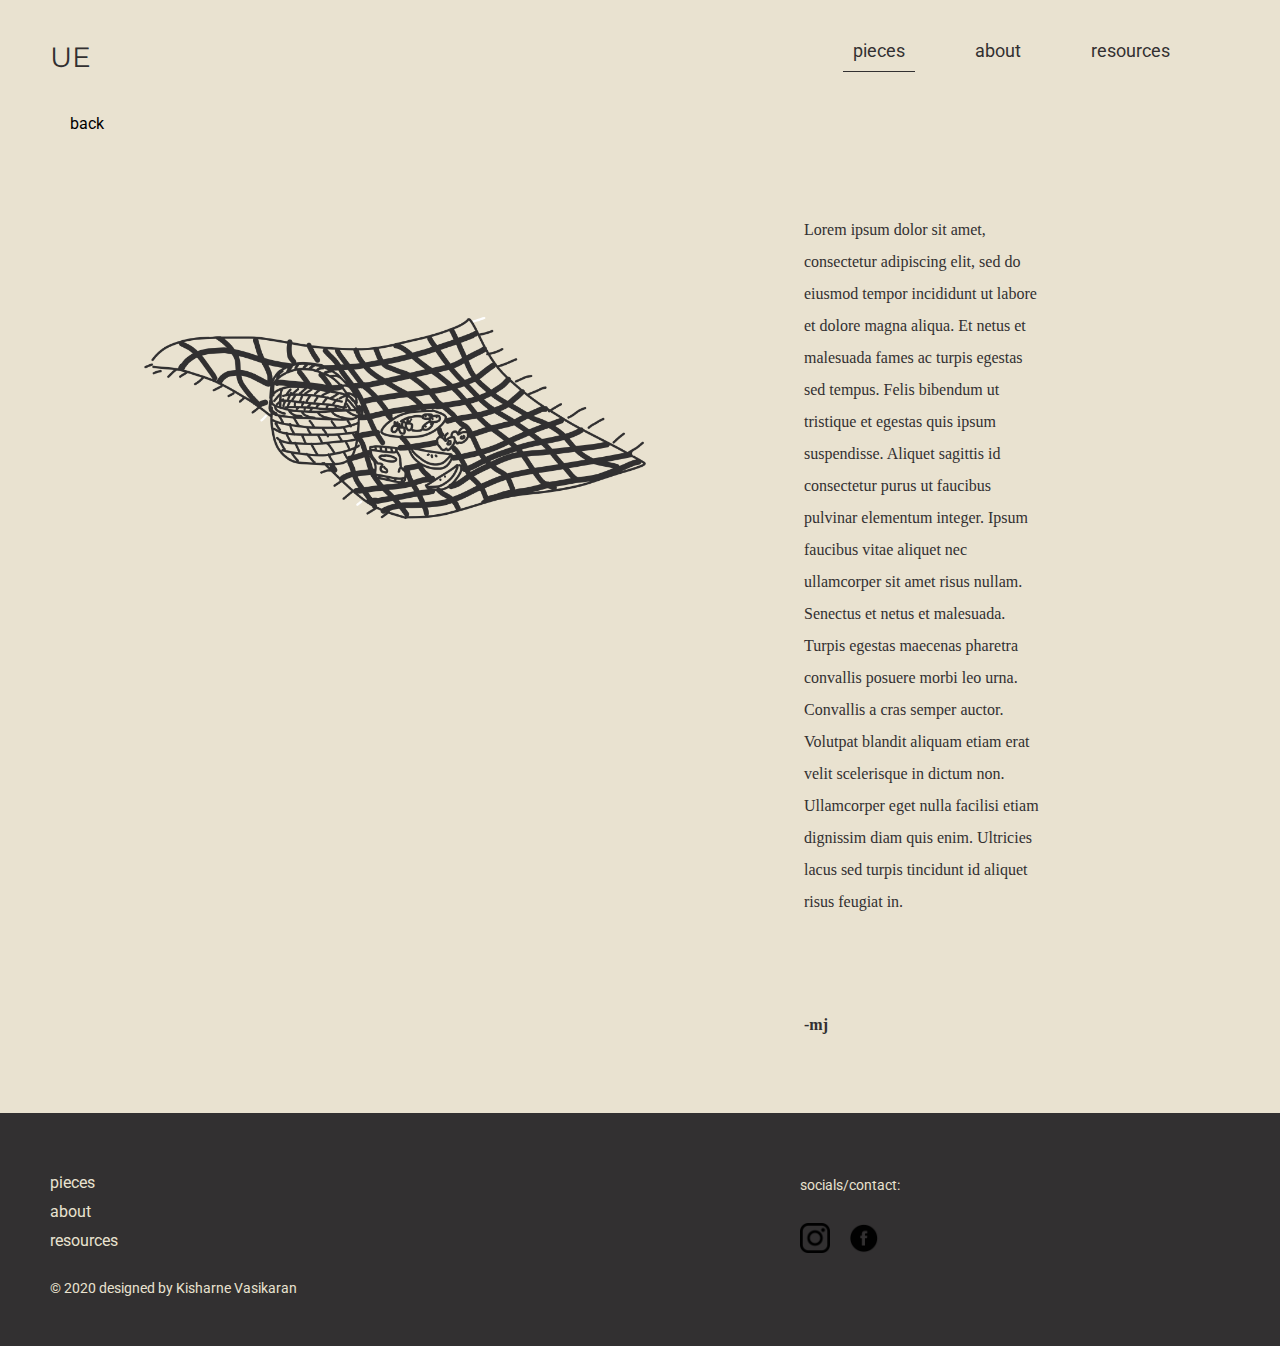
<file: Moriah/pieces/pc1.html>
<!DOCTYPE html>
<html lang="en">

<head>
    <meta charset="utf-8">
    <title>UE</title>
    <link rel="stylesheet" href="artStyle.css">
    <link href="https://fonts.googleapis.com/css2?family=Roboto:wght@300&display=swap" rel="stylesheet">
    <link href="https://fonts.googleapis.com/css2?family=Montserrat&display=swap" rel="stylesheet">
    <link href="https://fonts.googleapis.com/css2?family=Montserrat&family=Raleway:wght@700&display=swap"
        rel="stylesheet">
</head>

<body>
    <div class="nav-wrapper">
        <div class="left-side">
            <a href="../index.html">UE</a>
        </div>
        <div class="right-side">
            <div class="nav-link-wrapper active-nav-link">
                <a href="../pieces.html">pieces</a>
            </div>
            <div class="nav-link-wrapper">
                <a href="../about.html">about</a>
            </div>
            <div class="nav-link-wrapper">
                <a href="../resources.html">resources</a>
            </div>
        </div>
    </div>
    <div class="content">
        <a href="../pieces.html">back</a>
        <div class="art">
            <img src="../images/pc1dark.png">
        </div>
        <div class="words">
            <p>Lorem ipsum dolor sit amet, consectetur adipiscing elit, sed do eiusmod tempor incididunt ut labore et
                dolore
                magna aliqua. Et netus et malesuada fames ac turpis egestas sed tempus. Felis bibendum ut tristique et
                egestas quis ipsum suspendisse. Aliquet sagittis id consectetur purus ut faucibus pulvinar elementum
                integer. Ipsum faucibus vitae aliquet nec ullamcorper sit amet risus nullam. Senectus et netus et
                malesuada.
                Turpis egestas maecenas pharetra convallis posuere morbi leo urna. Convallis a cras semper auctor.
                Volutpat
                blandit aliquam etiam erat velit scelerisque in dictum non. Ullamcorper eget nulla facilisi etiam
                dignissim
                diam quis enim. Ultricies lacus sed turpis tincidunt id aliquet risus feugiat in.</p>
            <h4>-mj</h4>
        </div>
    </div>

    <div class="footer">
        <div class="left-side">
            <div class="nav-link-wrapper">
                <a href="../pieces.html">pieces</a>
            </div>
            <div class="nav-link-wrapper">
                <a href="../about.html">about</a>
            </div>
            <div class="nav-link-wrapper">
                <a href="../resources.html">resources</a>
            </div>
            <div class="cr">&copy 2020 designed by Kisharne Vasikaran</div>
        </div>

        <div class="right-side">
            <p>socials/contact:</p>
            <img src="../images/insta.png">
            <img src="../images/fb.png">
        </div>

    </div>
</body>

</html>
</file>
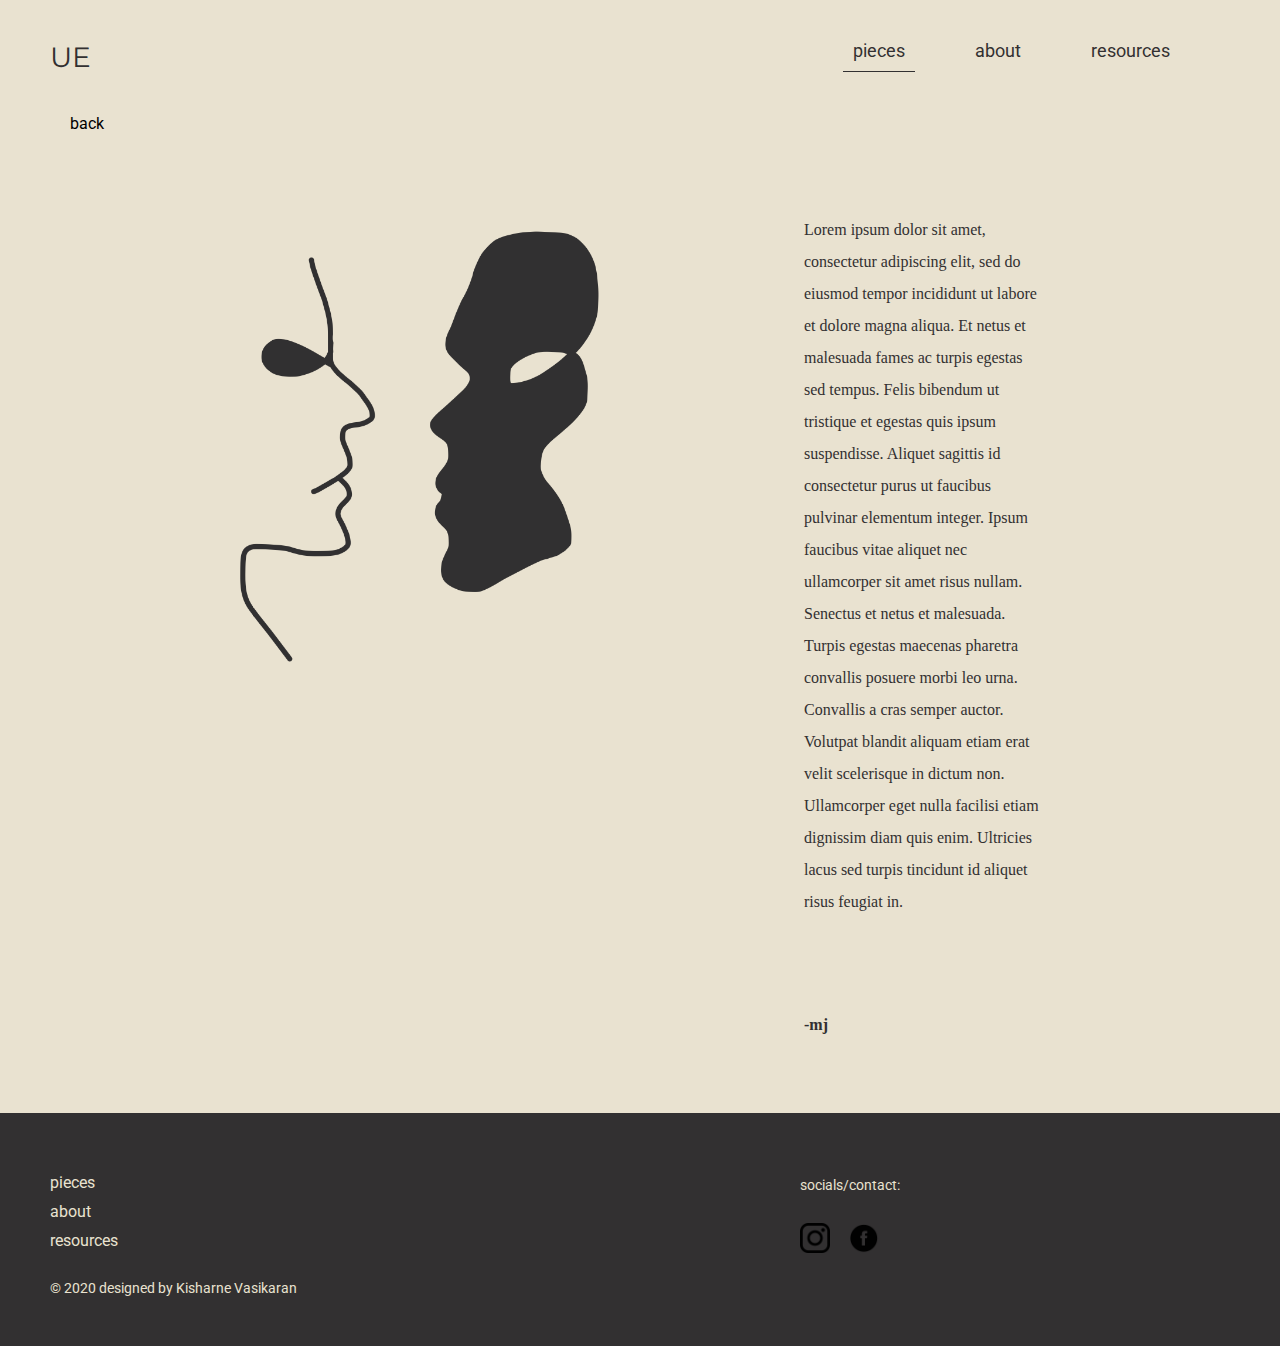
<file: Moriah/pieces/pc2.html>
<!DOCTYPE html>
<html lang="en">

<head>
    <meta charset="utf-8">
    <title>UE</title>
    <link rel="stylesheet" href="artStyle.css">
    <link href="https://fonts.googleapis.com/css2?family=Roboto:wght@300&display=swap" rel="stylesheet">
    <link href="https://fonts.googleapis.com/css2?family=Montserrat&display=swap" rel="stylesheet">
    <link href="https://fonts.googleapis.com/css2?family=Montserrat&family=Raleway:wght@700&display=swap"
        rel="stylesheet">
</head>

<body>
    <div class="nav-wrapper">
        <div class="left-side">
            <a href="../index.html">UE</a>
        </div>
        <div class="right-side">
            <div class="nav-link-wrapper active-nav-link">
                <a href="../pieces.html">pieces</a>
            </div>
            <div class="nav-link-wrapper">
                <a href="../about.html">about</a>
            </div>
            <div class="nav-link-wrapper">
                <a href="../resources.html">resources</a>
            </div>
        </div>
    </div>
    <div class="content">
        <a href="../pieces.html">back</a>
        <div class="art">
            <img src="../images/pc2dark.png">
        </div>
        <div class="words">
            <p>Lorem ipsum dolor sit amet, consectetur adipiscing elit, sed do eiusmod tempor incididunt ut labore et
                dolore
                magna aliqua. Et netus et malesuada fames ac turpis egestas sed tempus. Felis bibendum ut tristique et
                egestas quis ipsum suspendisse. Aliquet sagittis id consectetur purus ut faucibus pulvinar elementum
                integer. Ipsum faucibus vitae aliquet nec ullamcorper sit amet risus nullam. Senectus et netus et
                malesuada.
                Turpis egestas maecenas pharetra convallis posuere morbi leo urna. Convallis a cras semper auctor.
                Volutpat
                blandit aliquam etiam erat velit scelerisque in dictum non. Ullamcorper eget nulla facilisi etiam
                dignissim
                diam quis enim. Ultricies lacus sed turpis tincidunt id aliquet risus feugiat in.</p>
                <h4>-mj</h4>
        </div>
    </div>

    <div class="footer">
        <div class="left-side">
            <div class="nav-link-wrapper">
                <a href="../pieces.html">pieces</a>
            </div>
            <div class="nav-link-wrapper">
                <a href="../about.html">about</a>
            </div>
            <div class="nav-link-wrapper">
                <a href="../resources.html">resources</a>
            </div>
            <div class="cr">&copy 2020 designed by Kisharne Vasikaran</div>
        </div>

        <div class="right-side">
            <p>socials/contact:</p>
            <img src="../images/insta.png">
            <img src="../images/fb.png">
        </div>

    </div>
</body>

</html>
</file>
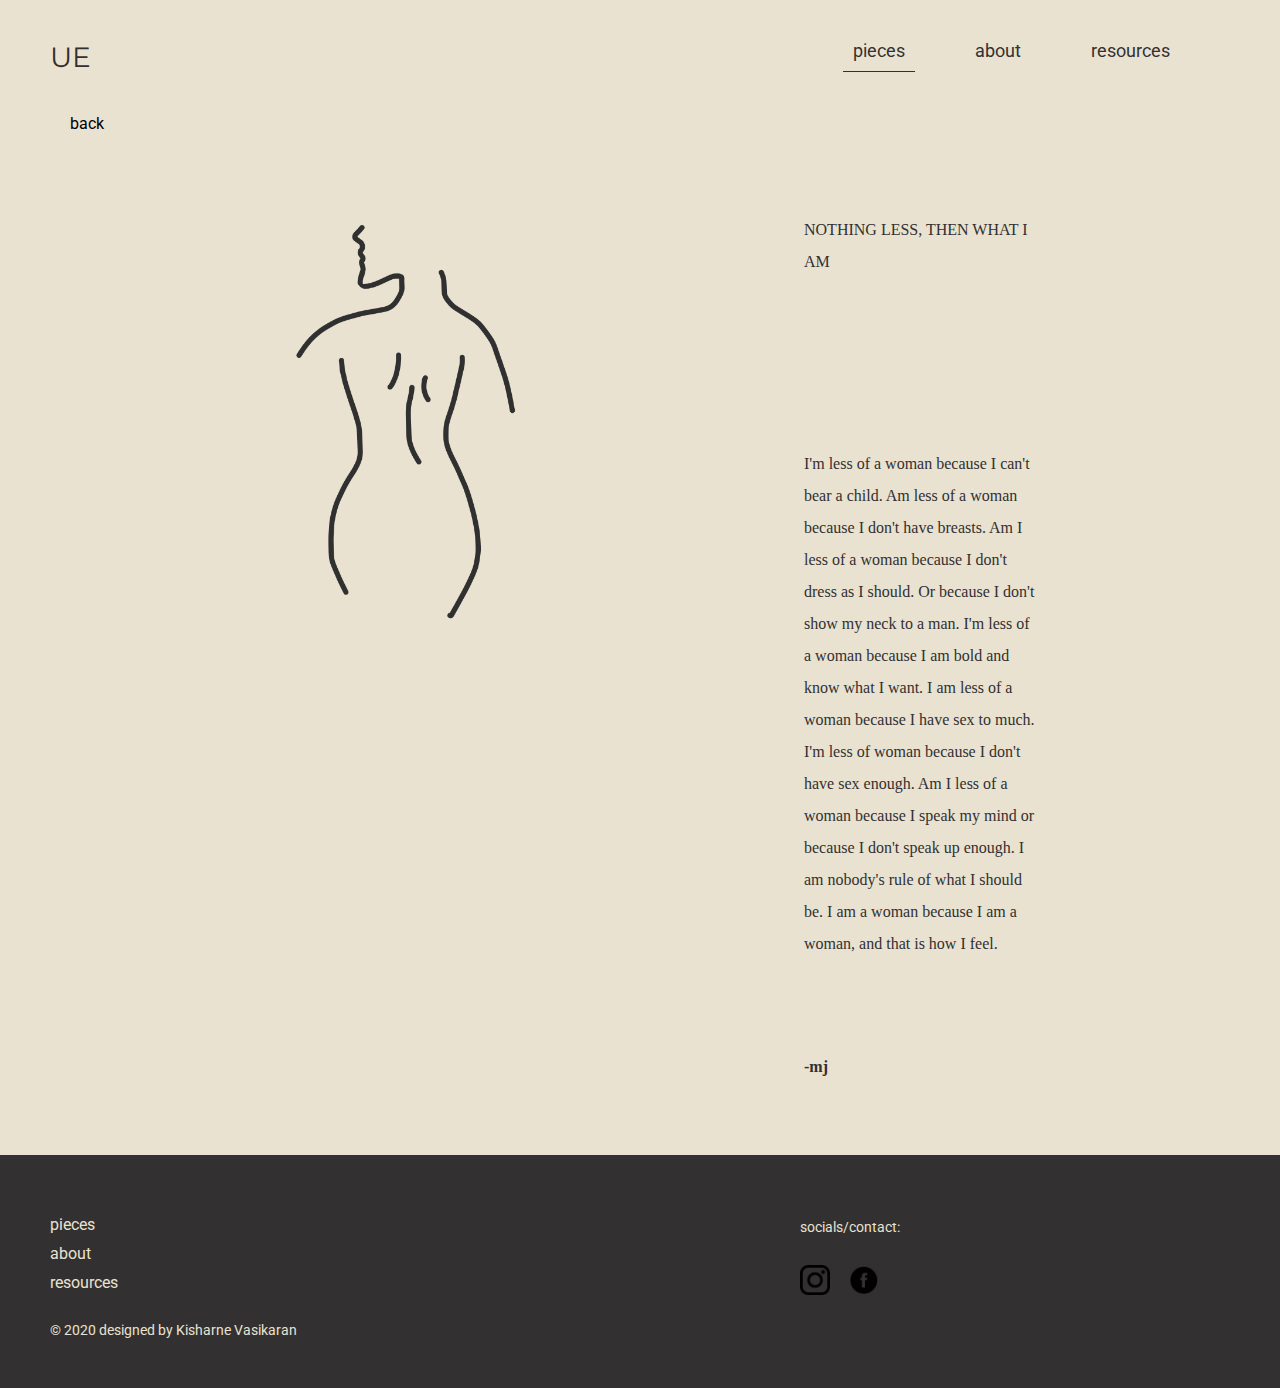
<file: Moriah/pieces/pc3.html>
<!DOCTYPE html>
<html lang="en">

<head>
    <meta charset="utf-8">
    <title>UE</title>
    <link rel="stylesheet" href="artStyle.css">
    <link href="https://fonts.googleapis.com/css2?family=Roboto:wght@300&display=swap" rel="stylesheet">
    <link href="https://fonts.googleapis.com/css2?family=Montserrat&display=swap" rel="stylesheet">
    <link href="https://fonts.googleapis.com/css2?family=Montserrat&family=Raleway:wght@700&display=swap"
        rel="stylesheet">
</head>

<body>
    <div class="nav-wrapper">
        <div class="left-side">
            <a href="../index.html">UE</a>
        </div>
        <div class="right-side">
            <div class="nav-link-wrapper active-nav-link">
                <a href="../pieces.html">pieces</a>
            </div>
            <div class="nav-link-wrapper">
                <a href="../about.html">about</a>
            </div>
            <div class="nav-link-wrapper">
                <a href="../resources.html">resources</a>
            </div>
        </div>
    </div>
    <div class="content">
        <a href="../pieces.html">back</a>
        <div class="art">
            <img src="../images/pc3dark.png">
        </div>
        <div class="words">
            <p>NOTHING LESS, THEN WHAT I AM</p>
            <p>I'm less of a woman because I can't bear a child. 
                Am less of a woman because I don't have breasts. 
                Am I less of a woman because I don't dress as I should. 
                Or because I don't show my neck to a man. 
                I'm less of a woman because I am bold and know what I want. 
                I am less of a woman because I have sex to much. 
                I'm less of woman because I don't have sex enough. 
                Am I less of a woman because I speak my mind or because I don't speak up enough.
                I am nobody's rule of what I should be. 
                I am a woman because I am a woman, 
                and that is how I feel.
                </p>
                <h4>-mj</h4>
        </div>
    </div>

    <div class="footer">
        <div class="left-side">
            <div class="nav-link-wrapper">
                <a href="../pieces.html">pieces</a>
            </div>
            <div class="nav-link-wrapper">
                <a href="../about.html">about</a>
            </div>
            <div class="nav-link-wrapper">
                <a href="../resources.html">resources</a>
            </div>
            <div class="cr">&copy 2020 designed by Kisharne Vasikaran</div>
        </div>

        <div class="right-side">
            <p>socials/contact:</p>
            <img src="../images/insta.png">
            <img src="../images/fb.png">
        </div>

    </div>
</body>

</html>
</file>
<file: css/style.css>
body {
    margin: 0px;
    font-family: 'Roboto', sans-serif;
}

.img-background {
    max-height: 1000px;
    max-width: 1000px;
    position: relative;
}

.img-background > div {
    max-height: 1000px;
    max-width: 1000px;
    position: fixed;
    background: transparent;
    background-position: center;
    /* space, no repeat, repeat(default) */
    background-repeat: no-repeat;
    background-size: cover;
    background-attachment: fixed;
    z-index: 1; 
}

.text-wrapper{
    position: absolute;
    display: flex;
    top: 0;
    flex-direction: column;
    align-items: center;
    height: 600px;
    text-align: center;
    z-index: 2;
    margin-top: 150px;
}

.icon {
    top: 0px;
    font-size: 32px;
    margin-top: 30px;
    margin-left: 150px;
    font-family: 'Montserrat', sans-serif;
}

.title {
    font-weight: 600;
    margin-top: 130px;
    margin-bottom: 30px;
    font-size: 128px;
    color: #6b0504;
    left: 0px;
    margin-left:-400px;
    font-family: 'Montserrat', sans-serif;
    font-family: 'Raleway', sans-serif;
}

.subtitle{
    /* 
    margin-bottom:50px;
    margin-top: 75px; */
    position: fixed;
    margin-left: 0px;
    margin-right:1150px;
    margin-top: 170px;
    font-size: 28px;
    color: #e9e2d0;
    right:0;
}

.nav {
    margin-left: 1000px;
    margin-top:70px;
    color:  #e9e2d0;
}
.nav > a {
    font-size: 28px;
    color: #e9e2d0;
    text-decoration: none;
    margin: 50px;
    padding-left: 50px;
    padding-right: 50px;
    padding-top: 8px;
    padding-bottom: 10px;
}

.nav a:hover {
    border: 1px solid white;
}

.nav a:hover {
    color:white;
}

.footer {
    position: absolute;
    width: 100%;
    top: 1000px;
    bottom: 0;
    color: #e9e2d0;
    background-color: black;
    text-align: center;
    padding: 30px;
    z-index: 3;
}
</file>
<file: css/style2.css>
html{
    background-color: #e9e2d0;
    margin: 0px;
    padding: 0;
    color: #323031;
}

body {
    width: auto;
    margin: 0;
    padding: 0;
}
.nav-wrapper{
    display: flex;
    justify-content: space-between;
    margin-top: 40px;
    font-size: 18px;
    font-family: 'Roboto', sans-serif;
    margin-bottom: 40px;
}

.nav-wrapper > .left-side {
    margin-right: 20px;
    margin-left: 40px;
}

.nav-wrapper > .left-side > a {
    text-decoration: none;
    color: #323031;
    margin-right: 20px;
    padding:10px;
    font-size: 28px;
    font-family: 'Montserrat', sans-serif;
}

.nav-wrapper > .right-side {
    display: flex;
    margin-right: 50px;
}

.nav-wrapper > .right-side > div > a {
    text-decoration: none;
    color: #323031;
    margin-right: 50px;
    padding:10px;
}

.nav-wrapper > .right-side > div > a:hover {
    border-bottom: 1px solid #323031;
}

.active-nav-link a{
    border-bottom: 1px solid #323031;
}
/* -------------------------------------RESOURCES------------------------------------- */

.resources > h2 {
    font-size: 48px;
    color: #bbc7a4;
    text-align: center;
    margin-top: 70px; 
}

.resources > h4 {
    font-family: 'Open Sans', sans-serif;
    color: #323031;
    font-size: 18px;
    font-weight: 700;
    margin-left: 50px;
    padding-bottom: 100px;
}
/* -------------------------------------ABOUT------------------------------------- */
.about > p {
    text-align: center;
    margin-top: 70px;
    font-family: 'Roboto', sans-serif;
    font-style: italic;
    font-size: 18px;
}

.about > h2 {
    font-size: 48px;
    color: #6b0504;
    text-align: center;
}
.about > .content{
    display: flex;
}
.about >.left {
    display: flex;
    float: left;
}

.about >.mid {
    display: flex;
    float: left;
    margin-bottom: 100px;
}
.about > .content > .right > p{
    display: flex;
    width: 600px;
    font-family: 'Roboto', sans-serif;
    margin-top: 70px;
    padding-bottom:0px;
}
.about > .content > .right > h4{
    font-weight: 1000;
    display: flex;
    width: 600px;
    font-family: 'Roboto', sans-serif;
    font-size: 24px;
}
.about > .content > .right > h5{
    font-weight: 1200;
    display: flex;
    width: 600px;
    font-family: 'Roboto', sans-serif;
    font-size: 20px;
    color: #da7422;
}
.about > .content > .left > .ver {
    height: 440px;
    width: 330px;
    margin-left: 60px;
    display: flex;
    padding-bottom: 20px;
}
.about > .content > .mid > .hor {
    height: 215px;
    width: 330px;
    display: flex;
    padding: 10px;
    padding-top: 0;
}
.authors{
    background-color: black;
    color: #e9e2d0;
}

.authors > .poet > .portrait-background {
    max-height: 1000px;
    max-width: 1000px;
    position: relative;
    padding-bottom: 0;
    margin-bottom: 0;
}

.authors > .poet > .portrait-background > div > img{
    height: 400px;
    width: 1420px;
    background: transparent;
    background-position: center;
    background-repeat: no-repeat;
    background-size: cover;
    background-attachment: fixed;
    z-index: 3;
    padding: 0;
}

.authors > .poet > .text1, .text2{
    position: absolute;
    display: flex;
    top: 0;
    flex-direction: column;
    align-items: flex-end;
    z-index: 2;
    font-family: 'Roboto', sans-serif;
}

.authors > .poet > .text1{
    margin-left: 650px;
    top: 800px;
}

.authors > .poet > .text1 > h4 {
    align-items: center;
    text-align: center;
    font-size: 36px;
    /* margin-right: 600px; */
    top: 800px;
    margin-bottom: 0;
}

.authors > .poet > .text1> p{
    font-size: 14px;
}
.authors > .poet > .text1> h5 {
    font-size: 48px;
    color: #6b0504;
    margin-top: 10px;
}
.authors > .poet > .text2 {
    margin-left: 90px;
    top: 1150px;
    align-items: flex-start;
}
.authors > .poet > .text2> p{
    font-size: 14px;
}
.authors > .poet > .text2> h5 {
    font-size: 48px;
    color: #6b0504;
    font-weight: 2000;
}
/* -------------------------------------FOOTER NAV------------------------------------- */

.footer {
    font-family: 'Roboto', sans-serif;
    background-color: #323031;
    /* width: 100% auto; */
    color: #e9e2d0;
    padding: 50px;
    display: flex;
    justify-content: space-between;
}

.footer > .left-side > div > a{
    left:0;
    text-decoration: none;
    color: #e9e2d0;
    padding-top: 10px;
    display: flex;
    width: 50px;
}

.footer > .left-side > div > a:hover {
    color:black;
}
.footer > .left-side > .cr {
    bottom: 0;
    padding-top: 30px;
    padding-bottom: 0;
    font-size: 14px;
}

.footer > .right-side > p {
    display: flex;
    font-size: 14px;
    margin-right: 330px;
    margin-bottom: 30px;
}
.footer > .right-side > img {
    height: 30px;
    width: 30px;
    padding-right: 15px;
}
</file>
<file: css/pieceStyle.css>
html{
    background-color: #e9e2d0;
    margin: 0px;
    padding: 0;
    color: #323031;
}

body {
    margin: 0;
}
.nav-wrapper{
    display: flex;
    justify-content: space-between;
    margin-top: 40px;
    font-size: 18px;
    font-family: 'Roboto', sans-serif;
    margin-bottom: 40px;
}

.nav-wrapper > .left-side {
    margin-right: 20px;
    margin-left: 40px;
}

.nav-wrapper > .left-side > a {
    text-decoration: none;
    color: #323031;
    margin-right: 20px;
    padding:10px;
    font-size: 28px;
    font-family: 'Montserrat', sans-serif;
}

.nav-wrapper > .right-side {
    display: flex;
    margin-right: 50px;
}

.nav-wrapper > .right-side > div > a {
    text-decoration: none;
    color: #323031;
    margin-right: 50px;
    padding:10px;
}

.nav-wrapper > .right-side > div > a:hover {
    border-bottom: 1px solid #323031;
}

.active-nav-link a{
    border-bottom: 1px solid #323031;
}

/* -------------------------------------PIECES------------------------------------- */
.portfolio {
    display: grid;
    grid-template-columns: 1fr 1fr 1fr;
    margin: 110px;
    grid-gap: 20px;
    justify-content: center;
    scroll-snap-type: y mandatory;
}
.covers {
    scroll-snap-align: start;
}
.covers > img {
    height: 350px;
    width: 350px;
    display: flex;
    margin-bottom: 30px;
}
.img-darken {
    transition: 1s;
    filter: brightness(70%);
}

/* -------------------------------------FOOTER NAV------------------------------------- */

.footer {
    font-family: 'Roboto', sans-serif;
    background-color: #323031;
    width: 100% auto;
    color: #e9e2d0;
    padding: 50px;
    display: flex;
    justify-content: space-between;
}

.footer > .left-side > div > a{
    left:0;
    text-decoration: none;
    color: #e9e2d0;
    padding-top: 10px;
    display: flex;
    width: 50px;
}

.footer > .left-side > div > a:hover {
    color:black;
}
.footer > .left-side > .cr {
    bottom: 0;
    padding-top: 30px;
    padding-bottom: 0;
    font-size: 14px;
}

.footer > .right-side > p {
    display: flex;
    font-size: 14px;
    margin-right: 330px;
    margin-bottom: 30px;
}
.footer > .right-side > img {
    height: 30px;
    width: 30px;
    padding-right: 15px;
}
</file>
<file: css/resourceStyle.css>
html{
    background-color: #e9e2d0;
    margin: 0px;
    padding: 0;
    color: #323031;
}

body {
    margin: 0;
    width: auto;
}
.nav-wrapper{
    display: flex;
    justify-content: space-between;
    margin-top: 40px;
    font-size: 18px;
    font-family: 'Roboto', sans-serif;
    margin-bottom: 40px;
}

.nav-wrapper > .left-side {
    margin-right: 20px;
    margin-left: 40px;
}

.nav-wrapper > .left-side > a {
    text-decoration: none;
    color: #323031;
    margin-right: 20px;
    padding:10px;
    font-size: 28px;
    font-family: 'Montserrat', sans-serif;
}

.nav-wrapper > .right-side {
    display: flex;
    margin-right: 50px;
}

.nav-wrapper > .right-side > div > a {
    text-decoration: none;
    color: #323031;
    margin-right: 50px;
    padding:10px;
}

.nav-wrapper > .right-side > div > a:hover {
    border-bottom: 1px solid #323031;
}

.active-nav-link a{
    border-bottom: 1px solid #323031;
}
/* -------------------------------------RESOURCES------------------------------------- */

.resources > h2 {
    font-size: 48px;
    color: #bbc7a4;
    text-align: center;
    margin-top: 70px; 
}

.resources > h4 {
    font-family: 'Open Sans', sans-serif;
    color: white;
    font-size: 18px;
    font-weight: 700;
    margin-left: 50px;
    background-color:#bbc7a4;
    width: fit-content;
    padding-left: 15px;
    padding-right: 15px;
}
table {
    width: 90%;
}
th {
    color:#da7422;
}
table,td,tr {
    margin-left: 50px;
    margin-right: 50px;
    border: 1px solid black;   
    border-collapse: collapse;
    padding: 10px;
    font-family: 'Josefin Sans', sans-serif;
}
.resources > table > tbody > tr > td > a {
    text-decoration: none;
    color: #585563;
    text-align: center;
    width: 200px;
    transition: 0.5s;
    padding: 5px;
    line-height: 1.6;
}

.resources > table > tbody > tr > td > a:hover {
    background-color:  #bbc7a4;
    color:white;
}
/* -------------------------------------FOOTER NAV------------------------------------- */

.footer {
    font-family: 'Roboto', sans-serif;
    background-color: #323031;
    width: 100% auto;
    color: #e9e2d0;
    padding: 50px;
    display: flex;
    justify-content: space-between;
    margin-top: 50px;
}

.footer > .left-side > div > a{
    left:0;
    text-decoration: none;
    color: #e9e2d0;
    padding-top: 10px;
    display: flex;
    width: 50px;
}

.footer > .left-side > div > a:hover {
    color:black;
}
.footer > .left-side > .cr {
    bottom: 0;
    padding-top: 30px;
    padding-bottom: 0;
    font-size: 14px;
}

.footer > .right-side > p {
    display: flex;
    font-size: 14px;
    margin-right: 330px;
    margin-bottom: 30px;
}
.footer > .right-side > img {
    height: 30px;
    width: 30px;
    padding-right: 15px;
}
</file>
<file: pieces/artStyle.css>
html{
    background-color: #e9e2d0;
    margin: 0px;
    padding: 0;
    color: #323031;
}

body {
    margin: 0;
    width: auto;
}
.nav-wrapper{
    display: flex;
    justify-content: space-between;
    margin-top: 40px;
    font-size: 18px;
    font-family: 'Roboto', sans-serif;
    margin-bottom: 40px;
}

.nav-wrapper > .left-side {
    margin-right: 20px;
    margin-left: 40px;
}

.nav-wrapper > .left-side > a {
    text-decoration: none;
    color: #323031;
    margin-right: 20px;
    padding:10px;
    font-size: 28px;
    font-family: 'Montserrat', sans-serif;
}

.nav-wrapper > .right-side {
    display: flex;
    margin-right: 50px;
}

.nav-wrapper > .right-side > div > a {
    text-decoration: none;
    color: #323031;
    margin-right: 50px;
    padding:10px;
}

.nav-wrapper > .right-side > div > a:hover {
    border-bottom: 1px solid #323031;
}

.active-nav-link a{
    border-bottom: 1px solid #323031;
}
/* -------------------------------------CONTENT------------------------------------- */
.content > a {
    text-decoration: none;
    color: black;
    margin-left: 70px;
    font-size: 16px;
    font-family: 'Roboto', sans-serif;
}
.content > a:hover {
    color: #da7422;
}
.content {
    position: relative;
    display: flex;
}

.content > .art > img {
    max-height: 600px;
    max-width: 600px;
    position: fixed;
    background: transparent;
    background-position: center;
    /* space, no repeat, repeat(default) */
    background-repeat: no-repeat;
    background-size: cover;
    background-attachment: scroll;
    z-index: 1; 
    display: flex;
    margin-bottom: 50px;

}
.content > .words > p {
    line-height: 2.0;
    margin-left: 700px;
    width: 20%;
    display: flex;
    background: transparent;
    background-position: center;
    /* space, no repeat, repeat(default) */
    background-repeat: no-repeat;
    background-size: cover;
    background-attachment: fixed;
    z-index: 1; 
    margin-top: 100px;
    padding-bottom: 70px;
}

.content >.words > h4 {
    line-height: 2.0;
    margin-left: 700px;
    width: 20%;
    display: flex;
    background: transparent;
    background-position: center;
    /* space, no repeat, repeat(default) */
    background-repeat: no-repeat;
    background-size: cover;
    background-attachment: fixed;

}
/* -------------------------------------FOOTER NAV------------------------------------- */

.footer {
    font-family: 'Roboto', sans-serif;
    background-color: #323031;
    width: 100% auto;
    color: #e9e2d0;
    padding: 50px;
    display: flex;
    justify-content: space-between;
    margin-top: 50px;
}

.footer > .left-side > div > a{
    left:0;
    text-decoration: none;
    color: #e9e2d0;
    padding-top: 10px;
    display: flex;
    width: 50px;
}

.footer > .left-side > div > a:hover {
    color:black;
}
.footer > .left-side > .cr {
    bottom: 0;
    padding-top: 30px;
    padding-bottom: 0;
    font-size: 14px;
}

.footer > .right-side > p {
    display: flex;
    font-size: 14px;
    margin-right: 330px;
    margin-bottom: 30px;
}
.footer > .right-side > img {
    height: 30px;
    width: 30px;
    padding-right: 15px;
}
</file>
<file: Moriah/pieces/artStyle.css>
html{
    background-color: #e9e2d0;
    margin: 0px;
    padding: 0;
    color: #323031;
}

body {
    margin: 0;
    width: auto;
}
.nav-wrapper{
    display: flex;
    justify-content: space-between;
    margin-top: 40px;
    font-size: 18px;
    font-family: 'Roboto', sans-serif;
    margin-bottom: 40px;
}

.nav-wrapper > .left-side {
    margin-right: 20px;
    margin-left: 40px;
}

.nav-wrapper > .left-side > a {
    text-decoration: none;
    color: #323031;
    margin-right: 20px;
    padding:10px;
    font-size: 28px;
    font-family: 'Montserrat', sans-serif;
}

.nav-wrapper > .right-side {
    display: flex;
    margin-right: 50px;
}

.nav-wrapper > .right-side > div > a {
    text-decoration: none;
    color: #323031;
    margin-right: 50px;
    padding:10px;
}

.nav-wrapper > .right-side > div > a:hover {
    border-bottom: 1px solid #323031;
}

.active-nav-link a{
    border-bottom: 1px solid #323031;
}
/* -------------------------------------CONTENT------------------------------------- */
.content > a {
    text-decoration: none;
    color: black;
    margin-left: 70px;
    font-size: 16px;
    font-family: 'Roboto', sans-serif;
}
.content > a:hover {
    color: #da7422;
}
.content {
    position: relative;
    display: flex;
}

.content > .art > img {
    max-height: 600px;
    max-width: 600px;
    position: fixed;
    background: transparent;
    background-position: center;
    /* space, no repeat, repeat(default) */
    background-repeat: no-repeat;
    background-size: cover;
    background-attachment: scroll;
    z-index: 1; 
    display: flex;
    margin-bottom: 50px;

}
.content > .words > p {
    line-height: 2.0;
    margin-left: 700px;
    width: 20%;
    display: flex;
    background: transparent;
    background-position: center;
    /* space, no repeat, repeat(default) */
    background-repeat: no-repeat;
    background-size: cover;
    background-attachment: fixed;
    z-index: 1; 
    margin-top: 100px;
    padding-bottom: 70px;
}

.content >.words > h4 {
    line-height: 2.0;
    margin-left: 700px;
    width: 20%;
    display: flex;
    background: transparent;
    background-position: center;
    /* space, no repeat, repeat(default) */
    background-repeat: no-repeat;
    background-size: cover;
    background-attachment: fixed;

}
/* -------------------------------------FOOTER NAV------------------------------------- */

.footer {
    font-family: 'Roboto', sans-serif;
    background-color: #323031;
    width: 100% auto;
    color: #e9e2d0;
    padding: 50px;
    display: flex;
    justify-content: space-between;
    margin-top: 50px;
}

.footer > .left-side > div > a{
    left:0;
    text-decoration: none;
    color: #e9e2d0;
    padding-top: 10px;
    display: flex;
    width: 50px;
}

.footer > .left-side > div > a:hover {
    color:black;
}
.footer > .left-side > .cr {
    bottom: 0;
    padding-top: 30px;
    padding-bottom: 0;
    font-size: 14px;
}

.footer > .right-side > p {
    display: flex;
    font-size: 14px;
    margin-right: 330px;
    margin-bottom: 30px;
}
.footer > .right-side > img {
    height: 30px;
    width: 30px;
    padding-right: 15px;
}
</file>
